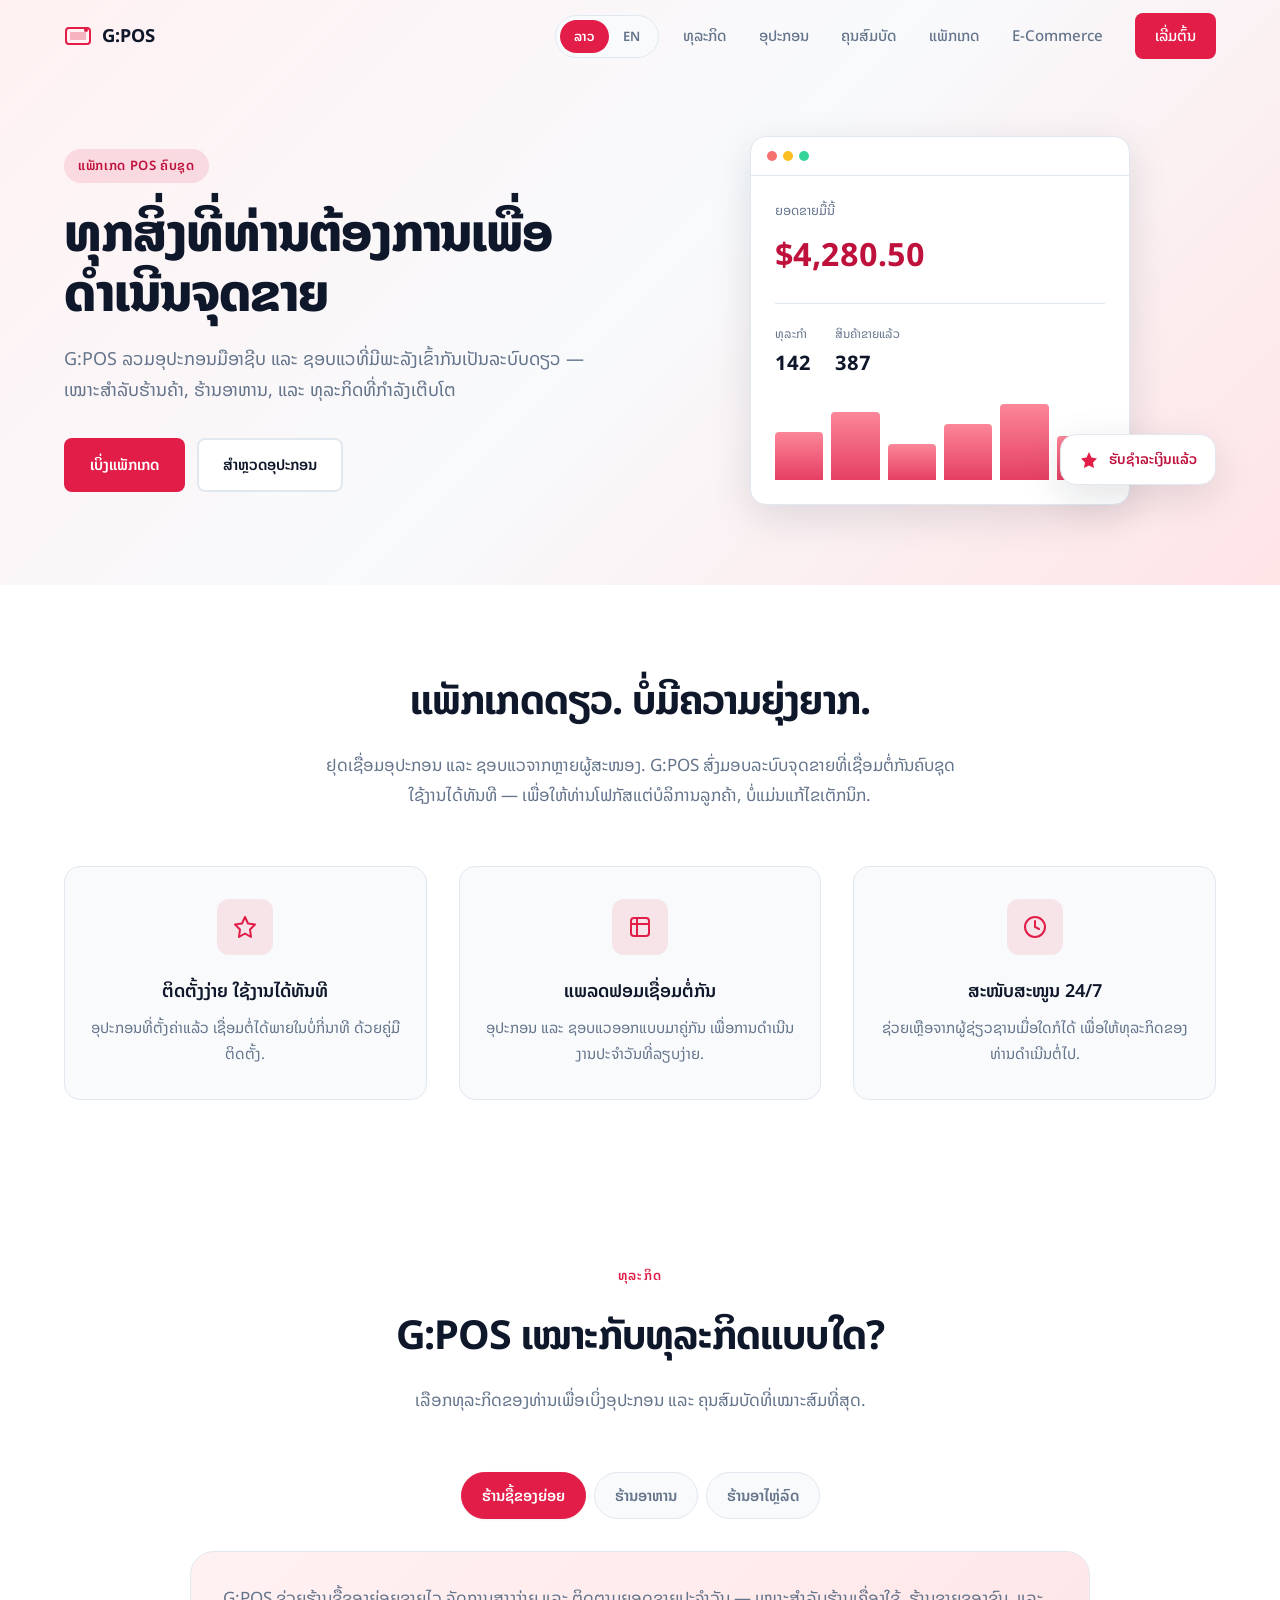
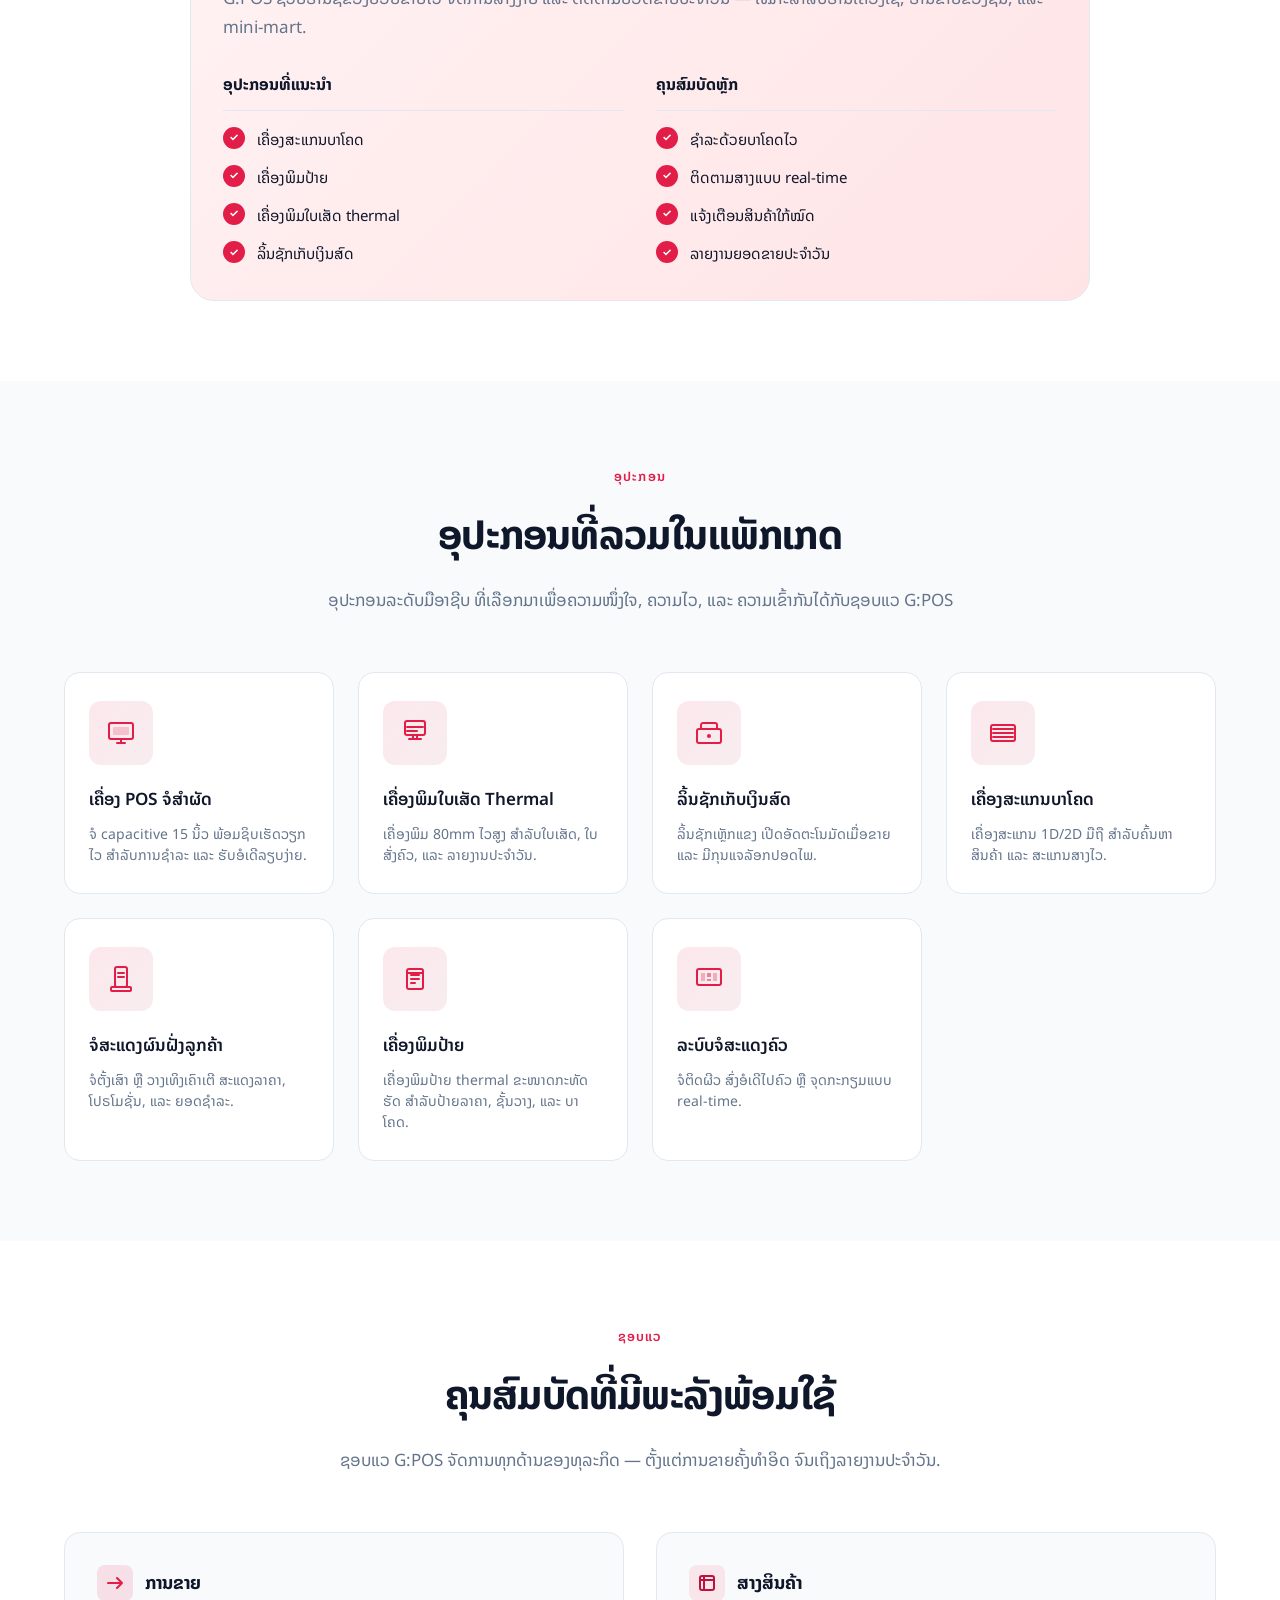
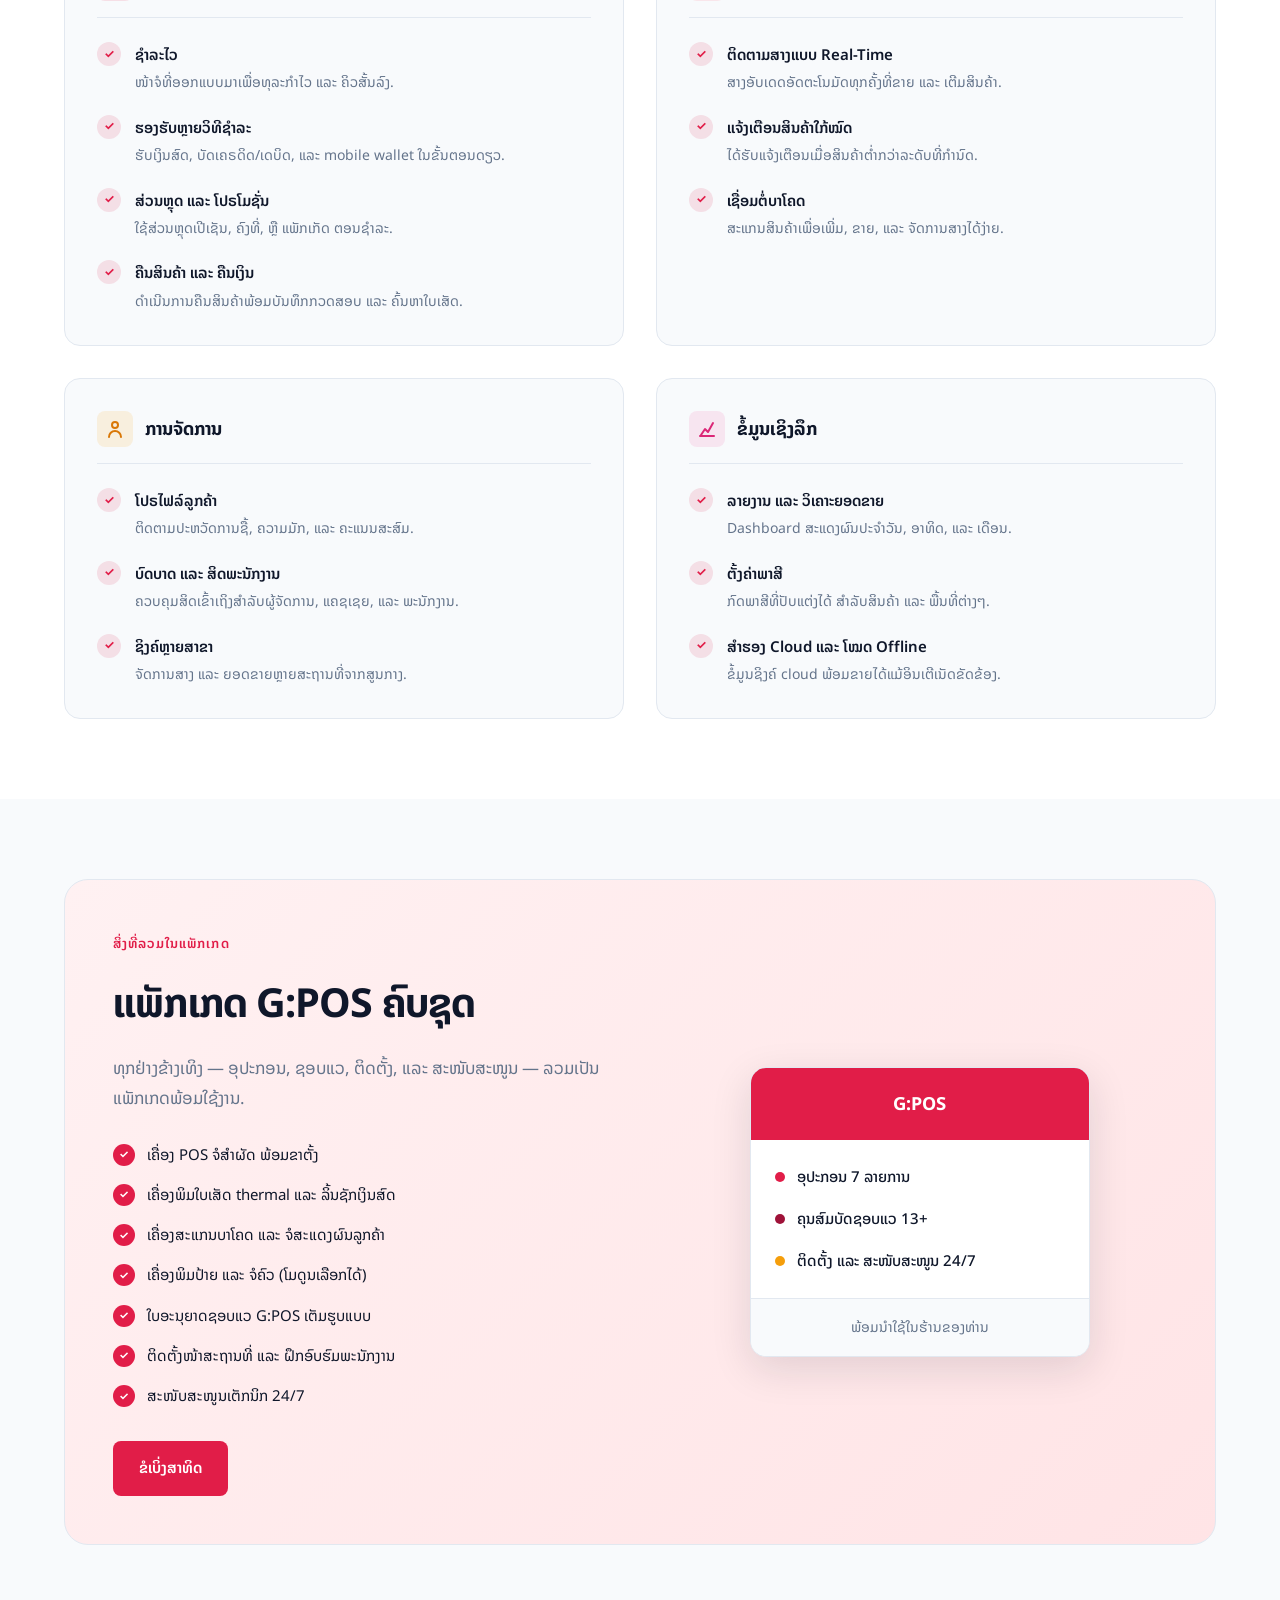
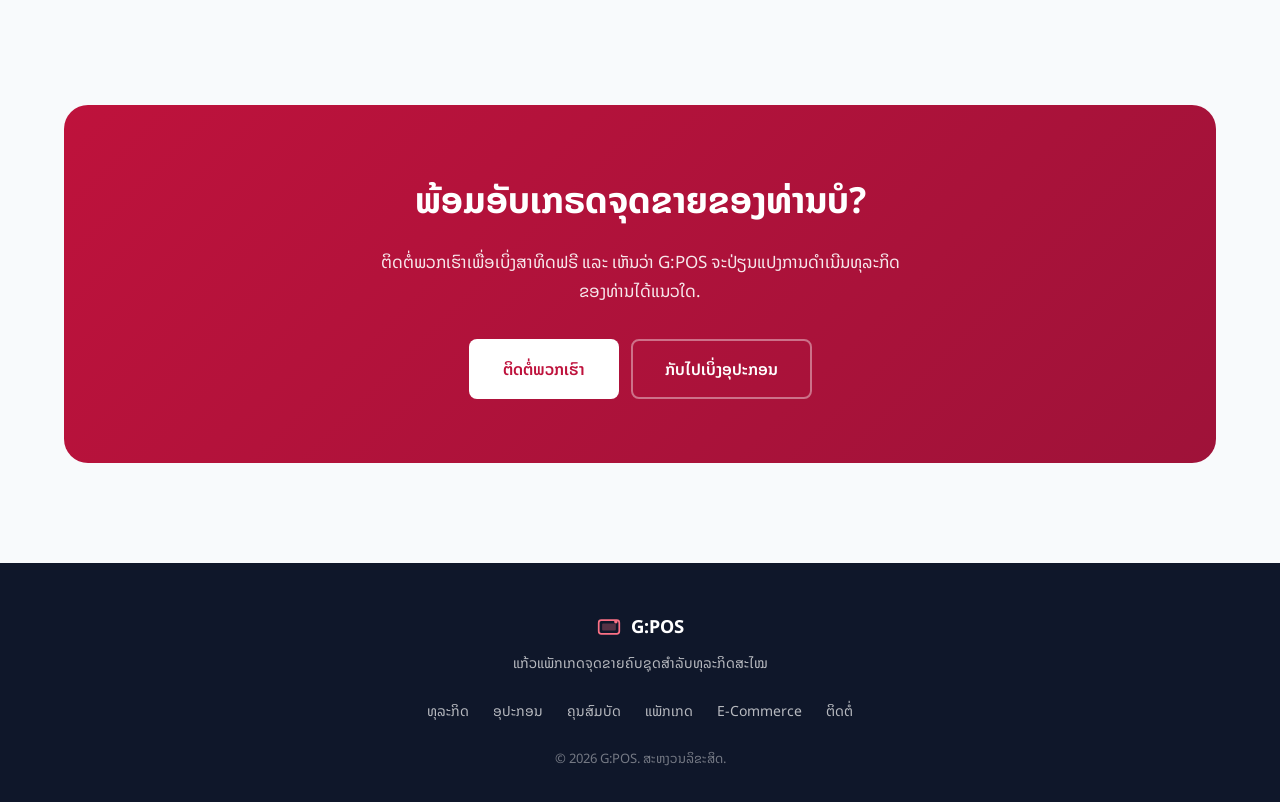
<file: index.html>
<!DOCTYPE html>
<html lang="lo">

<head>
  <meta charset="UTF-8">
  <meta name="viewport" content="width=device-width, initial-scale=1.0">
  <meta name="description" data-i18n="meta.description" data-i18n-attr="content"
    content="G:POS — ແພັກເກດຈຸດຂາຍຄົບຊຸດ ພ້ອມອຸປະກອນ ແລະ ຊອບແວສຳລັບທຸລະກິດສະໄໝ">
  <title data-i18n="meta.title">G:POS — ລະບົບ POS ຄົບຊຸດ</title>
  <link rel="preconnect" href="https://fonts.googleapis.com">
  <link rel="preconnect" href="https://fonts.gstatic.com" crossorigin>
  <link
    href="https://fonts.googleapis.com/css2?family=Inter:wght@400;500;600;700;800&family=Noto+Sans+Lao:wght@400;500;600;700&display=swap"
    rel="stylesheet">
  <link rel="stylesheet" href="css/styles.css">
</head>

<body>
  <header class="header" id="header">
    <div class="container header__inner">
      <a href="#" class="logo">
        <span class="logo__icon" aria-hidden="true">
          <svg width="28" height="28" viewBox="0 0 28 28" fill="none" xmlns="http://www.w3.org/2000/svg">
            <rect x="2" y="6" width="24" height="16" rx="3" stroke="currentColor" stroke-width="2" />
            <rect x="6" y="10" width="16" height="8" rx="1" fill="currentColor" opacity="0.3" />
            <circle cx="22" cy="8" r="2" fill="currentColor" />
          </svg>
        </span>
        G:POS
      </a>

      <button class="nav-toggle" id="navToggle" data-i18n="navToggle" data-i18n-attr="aria-label"
        aria-label="ເປີດ/ປິດເມນູ" aria-expanded="false">
        <span></span>
        <span></span>
        <span></span>
      </button>

      <div class="header__actions">
        <div class="lang-switcher" role="group" data-i18n="langSwitcher" data-i18n-attr="aria-label"
          aria-label="ເລືອກພາສາ">
          <button type="button" class="lang-switcher__btn is-active" data-lang="lo" aria-pressed="true">ລາວ</button>
          <button type="button" class="lang-switcher__btn" data-lang="en" aria-pressed="false">EN</button>
        </div>

        <nav class="nav" id="nav">
          <a href="#verticals" class="nav__link" data-i18n="nav.verticals">ທຸລະກິດ</a>
          <a href="#hardware" class="nav__link" data-i18n="nav.hardware">ອຸປະກອນ</a>
          <a href="#features" class="nav__link" data-i18n="nav.features">ຄຸນສົມບັດ</a>
          <a href="#package" class="nav__link" data-i18n="nav.package">ແພັກເກດ</a>
          <a href="ecommerce.html" class="nav__link" data-i18n="nav.ecommerce">E-Commerce</a>
          <a href="#contact" class="nav__link nav__link--cta" data-i18n="nav.getStarted">ເລີ່ມຕົ້ນ</a>
        </nav>
      </div>
    </div>
  </header>

  <main>
    <section class="hero">
      <div class="container hero__inner">
        <div class="hero__content animate-on-scroll">
          <span class="hero__badge" data-i18n="hero.badge">ແພັກເກດ POS ຄົບຊຸດ</span>
          <h1 class="hero__title" data-i18n="hero.title">ທຸກສິ່ງທີ່ທ່ານຕ້ອງການເພື່ອດຳເນີນຈຸດຂາຍ</h1>
          <p class="hero__text" data-i18n="hero.text">
            G:POS ລວມອຸປະກອນມືອາຊີບ ແລະ ຊອບແວທີ່ມີພະລັງເຂົ້າກັນເປັນລະບົບດຽວ — ເໝາະສຳລັບຮ້ານຄ້າ, ຮ້ານອາຫານ, ແລະ
            ທຸລະກິດທີ່ກຳລັງເຕີບໂຕ
          </p>
          <div class="hero__actions">
            <a href="#package" class="btn btn--primary" data-i18n="hero.viewPackage">ເບິ່ງແພັກເກດ</a>
            <a href="#hardware" class="btn btn--secondary" data-i18n="hero.exploreHardware">ສຳຫຼວດອຸປະກອນ</a>
          </div>
        </div>
        <div class="hero__visual animate-on-scroll" aria-hidden="true">
          <div class="hero__card hero__card--main">
            <div class="hero__card-header">
              <span class="hero__dot"></span>
              <span class="hero__dot"></span>
              <span class="hero__dot"></span>
            </div>
            <div class="hero__card-body">
              <div class="hero__stat">
                <span class="hero__stat-label" data-i18n="hero.todaysSales">ຍອດຂາຍມື້ນີ້</span>
                <span class="hero__stat-value">$4,280.50</span>
              </div>
              <div class="hero__stat-row">
                <div class="hero__mini-stat">
                  <span data-i18n="hero.transactions">ທຸລະກຳ</span>
                  <strong>142</strong>
                </div>
                <div class="hero__mini-stat">
                  <span data-i18n="hero.itemsSold">ສິນຄ້າຂາຍແລ້ວ</span>
                  <strong>387</strong>
                </div>
              </div>
              <div class="hero__chart">
                <div class="hero__bar" style="--h: 60%"></div>
                <div class="hero__bar" style="--h: 85%"></div>
                <div class="hero__bar" style="--h: 45%"></div>
                <div class="hero__bar" style="--h: 70%"></div>
                <div class="hero__bar" style="--h: 95%"></div>
                <div class="hero__bar" style="--h: 55%"></div>
              </div>
            </div>
          </div>
          <div class="hero__card hero__card--float">
            <svg width="20" height="20" viewBox="0 0 20 20" fill="none" xmlns="http://www.w3.org/2000/svg">
              <path d="M10 2L12.5 7.5L18 8.5L14 12.5L15 18L10 15.5L5 18L6 12.5L2 8.5L7.5 7.5L10 2Z"
                fill="currentColor" />
            </svg>
            <span data-i18n="hero.paymentAccepted">ຮັບຊຳລະເງິນແລ້ວ</span>
          </div>
        </div>
      </div>
    </section>

    <section class="overview section">
      <div class="container">
        <div class="section-header animate-on-scroll">
          <h2 class="section-title" data-i18n="overview.title">ແພັກເກດດຽວ. ບໍ່ມີຄວາມຍຸ່ງຍາກ.</h2>
          <p class="section-subtitle" data-i18n="overview.subtitle">
            ຢຸດເຊື່ອມອຸປະກອນ ແລະ ຊອບແວຈາກຫຼາຍຜູ້ສະໜອງ. G:POS ສົ່ງມອບລະບົບຈຸດຂາຍທີ່ເຊື່ອມຕໍ່ກັນຄົບຊຸດ ໃຊ້ງານໄດ້ທັນທີ —
            ເພື່ອໃຫ້ທ່ານໂຟກັສແຕ່ບໍລິການລູກຄ້າ, ບໍ່ແມ່ນແກ້ໄຂເຕັກນິກ.
          </p>
        </div>
        <div class="overview__grid">
          <div class="overview__item animate-on-scroll">
            <div class="overview__icon">
              <svg width="24" height="24" viewBox="0 0 24 24" fill="none" xmlns="http://www.w3.org/2000/svg">
                <path d="M12 2L15 8.5L22 9.5L17 14.5L18 22L12 18.5L6 22L7 14.5L2 9.5L9 8.5L12 2Z" stroke="currentColor"
                  stroke-width="2" stroke-linejoin="round" />
              </svg>
            </div>
            <h3 data-i18n="overview.plugPlay.title">ຕິດຕັ້ງງ່າຍ ໃຊ້ງານໄດ້ທັນທີ</h3>
            <p data-i18n="overview.plugPlay.desc">ອຸປະກອນທີ່ຕັ້ງຄ່າແລ້ວ ເຊື່ອມຕໍ່ໄດ້ພາຍໃນບໍ່ກີ່ນາທີ ດ້ວຍຄູ່ມືຕິດຕັ້ງ.
            </p>
          </div>
          <div class="overview__item animate-on-scroll">
            <div class="overview__icon">
              <svg width="24" height="24" viewBox="0 0 24 24" fill="none" xmlns="http://www.w3.org/2000/svg">
                <rect x="3" y="3" width="18" height="18" rx="3" stroke="currentColor" stroke-width="2" />
                <path d="M3 9H21M9 3V21" stroke="currentColor" stroke-width="2" />
              </svg>
            </div>
            <h3 data-i18n="overview.unified.title">ແພລດຟອມເຊື່ອມຕໍ່ກັນ</h3>
            <p data-i18n="overview.unified.desc">ອຸປະກອນ ແລະ ຊອບແວອອກແບບມາຄູ່ກັນ ເພື່ອການດຳເນີນງານປະຈຳວັນທີ່ລຽບງ່າຍ.</p>
          </div>
          <div class="overview__item animate-on-scroll">
            <div class="overview__icon">
              <svg width="24" height="24" viewBox="0 0 24 24" fill="none" xmlns="http://www.w3.org/2000/svg">
                <path
                  d="M12 22C17.5228 22 22 17.5228 22 12C22 6.47715 17.5228 2 12 2C6.47715 2 2 6.47715 2 12C2 17.5228 6.47715 22 12 22Z"
                  stroke="currentColor" stroke-width="2" />
                <path d="M12 6V12L16 14" stroke="currentColor" stroke-width="2" stroke-linecap="round" />
              </svg>
            </div>
            <h3 data-i18n="overview.support.title">ສະໜັບສະໜູນ 24/7</h3>
            <p data-i18n="overview.support.desc">ຊ່ວຍເຫຼືອຈາກຜູ້ຊ່ຽວຊານເມື່ອໃດກໍໄດ້ ເພື່ອໃຫ້ທຸລະກິດຂອງທ່ານດຳເນີນຕໍ່ໄປ.
            </p>
          </div>
        </div>
      </div>
    </section>

    <section class="verticals section" id="verticals">
      <div class="container">
        <div class="section-header animate-on-scroll">
          <span class="section-label" data-i18n="verticals.label">ທຸລະກິດ</span>
          <h2 class="section-title" data-i18n="verticals.title">G:POS ເໝາະກັບທຸລະກິດແບບໃດ?</h2>
          <p class="section-subtitle" data-i18n="verticals.subtitle">
            ເລືອກທຸລະກິດຂອງທ່ານເພື່ອເບິ່ງອຸປະກອນ ແລະ ຄຸນສົມບັດທີ່ເໝາະສົມທີ່ສຸດ.
          </p>
        </div>

        <div class="verticals__wrapper animate-on-scroll">
          <div class="verticals__tabs" role="tablist" aria-label="Business industries">
            <button type="button" class="verticals__tab is-active" role="tab" id="tab-minimart" data-vertical="minimart"
              aria-selected="true" aria-controls="panel-minimart"
              data-i18n="verticals.minimart.tab">ຮ້ານຊື້ຂອງຍ່ອຍ</button>
            <button type="button" class="verticals__tab" role="tab" id="tab-restaurant" data-vertical="restaurant"
              aria-selected="false" aria-controls="panel-restaurant"
              data-i18n="verticals.restaurant.tab">ຮ້ານອາຫານ</button>
            <button type="button" class="verticals__tab" role="tab" id="tab-carparts" data-vertical="carparts"
              aria-selected="false" aria-controls="panel-carparts"
              data-i18n="verticals.carparts.tab">ຮ້ານອາໄຫຼ່ລົດ</button>
          </div>

          <div class="verticals__panels">
            <div class="verticals__panel is-active" id="panel-minimart" role="tabpanel" aria-labelledby="tab-minimart"
              data-panel="minimart">
              <p class="verticals__intro" data-i18n="verticals.minimart.desc">G:POS ຊ່ວຍຮ້ານຊື້ຂອງຍ່ອຍຂາຍໄວ
                ຈັດການສາງງ່າຍ ແລະ ຕິດຕາມຍອດຂາຍປະຈຳວັນ — ເໝາະສຳລັບຮ້ານເຄື່ອງໃຊ້, ຮ້ານຂາຍຂອງຊົນ, ແລະ mini-mart.</p>
              <div class="verticals__details">
                <div class="verticals__block">
                  <h3 class="verticals__block-title" data-i18n="verticals.devicesTitle">ອຸປະກອນທີ່ແນະນຳ</h3>
                  <ul class="verticals__list">
                    <li><span class="verticals__check" aria-hidden="true">✓</span><span
                        data-i18n="verticals.minimart.device1">ເຄື່ອງສະແກນບາໂຄດ</span></li>
                    <li><span class="verticals__check" aria-hidden="true">✓</span><span
                        data-i18n="verticals.minimart.device2">ເຄື່ອງພິມປ້າຍ</span></li>
                    <li><span class="verticals__check" aria-hidden="true">✓</span><span
                        data-i18n="verticals.minimart.device3">ເຄື່ອງພິມໃບເສັດ thermal</span></li>
                    <li><span class="verticals__check" aria-hidden="true">✓</span><span
                        data-i18n="verticals.minimart.device4">ລິ້ນຊັກເກັບເງິນສົດ</span></li>
                  </ul>
                </div>
                <div class="verticals__block">
                  <h3 class="verticals__block-title" data-i18n="verticals.featuresTitle">ຄຸນສົມບັດຫຼັກ</h3>
                  <ul class="verticals__list">
                    <li><span class="verticals__check" aria-hidden="true">✓</span><span
                        data-i18n="verticals.minimart.feature1">ຊຳລະດ້ວຍບາໂຄດໄວ</span></li>
                    <li><span class="verticals__check" aria-hidden="true">✓</span><span
                        data-i18n="verticals.minimart.feature2">ຕິດຕາມສາງແບບ real-time</span></li>
                    <li><span class="verticals__check" aria-hidden="true">✓</span><span
                        data-i18n="verticals.minimart.feature3">ແຈ້ງເຕືອນສິນຄ້າໃກ້ໝົດ</span></li>
                    <li><span class="verticals__check" aria-hidden="true">✓</span><span
                        data-i18n="verticals.minimart.feature4">ລາຍງານຍອດຂາຍປະຈຳວັນ</span></li>
                  </ul>
                </div>
              </div>
            </div>

            <div class="verticals__panel" id="panel-restaurant" role="tabpanel" aria-labelledby="tab-restaurant"
              data-panel="restaurant" hidden>
              <p class="verticals__intro" data-i18n="verticals.restaurant.desc">G:POS ຈັດການອໍເດີ, ສົ່ງໄປຄົວ, ແລະ
                ຊຳລະແບບແຍກບິນ — ເຮັດໃຫ້ຮ້ານອາຫານ ແລະ ຮ້ານກິນດື່ມດຳເນີນງານລຽບງ່າຍ.</p>
              <div class="verticals__details">
                <div class="verticals__block">
                  <h3 class="verticals__block-title" data-i18n="verticals.devicesTitle">ອຸປະກອນທີ່ແນະນຳ</h3>
                  <ul class="verticals__list">
                    <li><span class="verticals__check" aria-hidden="true">✓</span><span
                        data-i18n="verticals.restaurant.device1">ເຄື່ອງ POS ຈໍສຳຜັດ</span></li>
                    <li><span class="verticals__check" aria-hidden="true">✓</span><span
                        data-i18n="verticals.restaurant.device2">ຈໍສະແດງຄົວ</span></li>
                    <li><span class="verticals__check" aria-hidden="true">✓</span><span
                        data-i18n="verticals.restaurant.device3">ເຄື່ອງພິມໃບເສັດ thermal</span></li>
                    <li><span class="verticals__check" aria-hidden="true">✓</span><span
                        data-i18n="verticals.restaurant.device4">ຈໍສະແດງຜົນຝັ່ງລູກຄ້າ</span></li>
                  </ul>
                </div>
                <div class="verticals__block">
                  <h3 class="verticals__block-title" data-i18n="verticals.featuresTitle">ຄຸນສົມບັດຫຼັກ</h3>
                  <ul class="verticals__list">
                    <li><span class="verticals__check" aria-hidden="true">✓</span><span
                        data-i18n="verticals.restaurant.feature1">ຈັດການໂຕະ ແລະ ອໍເດີ</span></li>
                    <li><span class="verticals__check" aria-hidden="true">✓</span><span
                        data-i18n="verticals.restaurant.feature2">ສົ່ງອໍເດີໄປຄົວອັດຕະໂນມັດ</span></li>
                    <li><span class="verticals__check" aria-hidden="true">✓</span><span
                        data-i18n="verticals.restaurant.feature3">ຈັດການເມນູ ແລະ ລາຄາ</span></li>
                    <li><span class="verticals__check" aria-hidden="true">✓</span><span
                        data-i18n="verticals.restaurant.feature4">ແຍກບິນ ແລະ ຊຳລະຫຼາຍວິທີ</span></li>
                  </ul>
                </div>
              </div>
            </div>

            <div class="verticals__panel" id="panel-carparts" role="tabpanel" aria-labelledby="tab-carparts"
              data-panel="carparts" hidden>
              <p class="verticals__intro" data-i18n="verticals.carparts.desc">G:POS ຊ່ວຍຮ້ານອາໄຫຼ່ລົດຄົ້ນຫາຊິ້ນສ່ວນໄວ,
                ຈັດການ SKU ແລະ ຕິດຕາມການເຕີມສິນຄ້າຈາກຜູ້ສະໜອງ.</p>
              <div class="verticals__details">
                <div class="verticals__block">
                  <h3 class="verticals__block-title" data-i18n="verticals.devicesTitle">ອຸປະກອນທີ່ແນະນຳ</h3>
                  <ul class="verticals__list">
                    <li><span class="verticals__check" aria-hidden="true">✓</span><span
                        data-i18n="verticals.carparts.device1">ເຄື່ອງສະແກນບາໂຄດ</span></li>
                    <li><span class="verticals__check" aria-hidden="true">✓</span><span
                        data-i18n="verticals.carparts.device2">ເຄື່ອງພິມປ້າຍ</span></li>
                    <li><span class="verticals__check" aria-hidden="true">✓</span><span
                        data-i18n="verticals.carparts.device3">ເຄື່ອງ POS ຈໍສຳຜັດ</span></li>
                    <li><span class="verticals__check" aria-hidden="true">✓</span><span
                        data-i18n="verticals.carparts.device4">ເຄື່ອງພິມໃບເສັດ thermal</span></li>
                  </ul>
                </div>
                <div class="verticals__block">
                  <h3 class="verticals__block-title" data-i18n="verticals.featuresTitle">ຄຸນສົມບັດຫຼັກ</h3>
                  <ul class="verticals__list">
                    <li><span class="verticals__check" aria-hidden="true">✓</span><span
                        data-i18n="verticals.carparts.feature1">ຄົ້ນຫາເລກຊິ້ນສ່ວນໄວ</span></li>
                    <li><span class="verticals__check" aria-hidden="true">✓</span><span
                        data-i18n="verticals.carparts.feature2">ຈັດການສາງຕາມ SKU</span></li>
                    <li><span class="verticals__check" aria-hidden="true">✓</span><span
                        data-i18n="verticals.carparts.feature3">ກອງຕາມໝວດໝູ່ສິນຄ້າ</span></li>
                    <li><span class="verticals__check" aria-hidden="true">✓</span><span
                        data-i18n="verticals.carparts.feature4">ຕິດຕາມການເຕີມສິນຄ້າຈາກຜູ້ສະໜອງ</span></li>
                  </ul>
                </div>
              </div>
            </div>
          </div>
        </div>
      </div>
    </section>

    <section class="hardware section" id="hardware">
      <div class="container">
        <div class="section-header animate-on-scroll">
          <span class="section-label" data-i18n="hardware.label">ອຸປະກອນ</span>
          <h2 class="section-title" data-i18n="hardware.title">ອຸປະກອນທີ່ລວມໃນແພັກເກດ</h2>
          <p class="section-subtitle" data-i18n="hardware.subtitle">
            ອຸປະກອນລະດັບມືອາຊີບ ທີ່ເລືອກມາເພື່ອຄວາມໜຶ່ງໃຈ, ຄວາມໄວ, ແລະ ຄວາມເຂົ້າກັນໄດ້ກັບຊອບແວ G:POS
          </p>
        </div>
        <div class="card-grid">
          <article class="device-card animate-on-scroll">
            <div class="device-card__icon">
              <svg width="32" height="32" viewBox="0 0 32 32" fill="none" xmlns="http://www.w3.org/2000/svg">
                <rect x="4" y="6" width="24" height="16" rx="2" stroke="currentColor" stroke-width="2" />
                <rect x="8" y="10" width="16" height="8" rx="1" fill="currentColor" opacity="0.2" />
                <path d="M12 26H20" stroke="currentColor" stroke-width="2" stroke-linecap="round" />
                <path d="M16 22V26" stroke="currentColor" stroke-width="2" />
              </svg>
            </div>
            <h3 class="device-card__title" data-i18n="device.terminal.title">ເຄື່ອງ POS ຈໍສຳຜັດ</h3>
            <p class="device-card__desc" data-i18n="device.terminal.desc">ຈໍ capacitive 15 ນິ້ວ ພ້ອມຊິບເຮັດວຽກໄວ
              ສຳລັບການຊຳລະ ແລະ ຮັບອໍເດີລຽບງ່າຍ.</p>
          </article>

          <article class="device-card animate-on-scroll">
            <div class="device-card__icon">
              <svg width="32" height="32" viewBox="0 0 32 32" fill="none" xmlns="http://www.w3.org/2000/svg">
                <rect x="6" y="4" width="20" height="14" rx="2" stroke="currentColor" stroke-width="2" />
                <path d="M10 22H22" stroke="currentColor" stroke-width="2" stroke-linecap="round" />
                <path d="M14 18V22M18 18V22" stroke="currentColor" stroke-width="2" />
                <path d="M8 10H24M8 14H18" stroke="currentColor" stroke-width="2" stroke-linecap="round" />
              </svg>
            </div>
            <h3 class="device-card__title" data-i18n="device.printer.title">ເຄື່ອງພິມໃບເສັດ Thermal</h3>
            <p class="device-card__desc" data-i18n="device.printer.desc">ເຄື່ອງພິມ 80mm ໄວສູງ ສຳລັບໃບເສັດ, ໃບສັ່ງຄົວ,
              ແລະ ລາຍງານປະຈຳວັນ.</p>
          </article>

          <article class="device-card animate-on-scroll">
            <div class="device-card__icon">
              <svg width="32" height="32" viewBox="0 0 32 32" fill="none" xmlns="http://www.w3.org/2000/svg">
                <rect x="4" y="12" width="24" height="14" rx="2" stroke="currentColor" stroke-width="2" />
                <path d="M8 12V8C8 6.89543 8.89543 6 10 6H22C23.1046 6 24 6.89543 24 8V12" stroke="currentColor"
                  stroke-width="2" />
                <circle cx="16" cy="19" r="2" fill="currentColor" />
              </svg>
            </div>
            <h3 class="device-card__title" data-i18n="device.drawer.title">ລິ້ນຊັກເກັບເງິນສົດ</h3>
            <p class="device-card__desc" data-i18n="device.drawer.desc">ລິ້ນຊັກເຫຼັກແຂງ ເປີດອັດຕະໂນມັດເມື່ອຂາຍ ແລະ
              ມີກຸນແຈລັອກປອດໄພ.</p>
          </article>

          <article class="device-card animate-on-scroll">
            <div class="device-card__icon">
              <svg width="32" height="32" viewBox="0 0 32 32" fill="none" xmlns="http://www.w3.org/2000/svg">
                <path d="M6 16H26" stroke="currentColor" stroke-width="2" stroke-linecap="round" />
                <path d="M6 12H26M6 20H26" stroke="currentColor" stroke-width="2" stroke-linecap="round" />
                <rect x="4" y="8" width="24" height="16" rx="2" stroke="currentColor" stroke-width="2" />
              </svg>
            </div>
            <h3 class="device-card__title" data-i18n="device.scanner.title">ເຄື່ອງສະແກນບາໂຄດ</h3>
            <p class="device-card__desc" data-i18n="device.scanner.desc">ເຄື່ອງສະແກນ 1D/2D ມືຖື ສຳລັບຄົ້ນຫາສິນຄ້າ ແລະ
              ສະແກນສາງໄວ.</p>
          </article>

          <article class="device-card animate-on-scroll">
            <div class="device-card__icon">
              <svg width="32" height="32" viewBox="0 0 32 32" fill="none" xmlns="http://www.w3.org/2000/svg">
                <rect x="10" y="4" width="12" height="20" rx="2" stroke="currentColor" stroke-width="2" />
                <rect x="6" y="24" width="20" height="4" rx="1" stroke="currentColor" stroke-width="2" />
                <path d="M13 10H19M13 14H19" stroke="currentColor" stroke-width="2" stroke-linecap="round" />
              </svg>
            </div>
            <h3 class="device-card__title" data-i18n="device.display.title">ຈໍສະແດງຜົນຝັ່ງລູກຄ້າ</h3>
            <p class="device-card__desc" data-i18n="device.display.desc">ຈໍຕັ້ງເສົາ ຫຼື ວາງເທິງເຄົາເຕີ ສະແດງລາຄາ,
              ໂປຣໂມຊັ່ນ, ແລະ ຍອດຊຳລະ.</p>
          </article>

          <article class="device-card animate-on-scroll">
            <div class="device-card__icon">
              <svg width="32" height="32" viewBox="0 0 32 32" fill="none" xmlns="http://www.w3.org/2000/svg">
                <rect x="8" y="6" width="16" height="20" rx="2" stroke="currentColor" stroke-width="2" />
                <path d="M12 12H20M12 16H20M12 20H16" stroke="currentColor" stroke-width="2" stroke-linecap="round" />
                <path d="M8 10H24" stroke="currentColor" stroke-width="2" />
              </svg>
            </div>
            <h3 class="device-card__title" data-i18n="device.label.title">ເຄື່ອງພິມປ້າຍ</h3>
            <p class="device-card__desc" data-i18n="device.label.desc">ເຄື່ອງພິມປ້າຍ thermal ຂະໜາດກະທັດຮັດ
              ສຳລັບປ້າຍລາຄາ, ຊັ້ນວາງ, ແລະ ບາໂຄດ.</p>
          </article>

          <article class="device-card animate-on-scroll">
            <div class="device-card__icon">
              <svg width="32" height="32" viewBox="0 0 32 32" fill="none" xmlns="http://www.w3.org/2000/svg">
                <rect x="4" y="6" width="24" height="16" rx="2" stroke="currentColor" stroke-width="2" />
                <path d="M8 10H12V18H8V10Z" fill="currentColor" opacity="0.3" />
                <path d="M14 10H18V14H14V10Z" fill="currentColor" opacity="0.5" />
                <path d="M20 10H24V18H20V10Z" fill="currentColor" opacity="0.3" />
                <path d="M14 16H18V18H14V16Z" fill="currentColor" opacity="0.5" />
              </svg>
            </div>
            <h3 class="device-card__title" data-i18n="device.kitchen.title">ລະບົບຈໍສະແດງຄົວ</h3>
            <p class="device-card__desc" data-i18n="device.kitchen.desc">ຈໍຕິດຜີວ ສົ່ງອໍເດີໄປຄົວ ຫຼື ຈຸດກະກຽມແບບ
              real-time.</p>
          </article>
        </div>
      </div>
    </section>

    <section class="features section" id="features">
      <div class="container">
        <div class="section-header animate-on-scroll">
          <span class="section-label" data-i18n="features.label">ຊອບແວ</span>
          <h2 class="section-title" data-i18n="features.title">ຄຸນສົມບັດທີ່ມີພະລັງພ້ອມໃຊ້</h2>
          <p class="section-subtitle" data-i18n="features.subtitle">
            ຊອບແວ G:POS ຈັດການທຸກດ້ານຂອງທຸລະກິດ — ຕັ້ງແຕ່ການຂາຍຄັ້ງທຳອິດ ຈົນເຖິງລາຍງານປະຈຳວັນ.
          </p>
        </div>

        <div class="features__groups">
          <div class="feature-group animate-on-scroll">
            <h3 class="feature-group__title">
              <span class="feature-group__icon feature-group__icon--sales">
                <svg width="20" height="20" viewBox="0 0 20 20" fill="none" xmlns="http://www.w3.org/2000/svg">
                  <path d="M3 10H17M17 10L12 5M17 10L12 15" stroke="currentColor" stroke-width="2"
                    stroke-linecap="round" stroke-linejoin="round" />
                </svg>
              </span>
              <span data-i18n="features.sales.group">ການຂາຍ</span>
            </h3>
            <ul class="feature-list">
              <li class="feature-item">
                <span class="feature-item__check" aria-hidden="true">✓</span>
                <div>
                  <strong data-i18n="features.sales.checkout.title">ຊຳລະໄວ</strong>
                  <p data-i18n="features.sales.checkout.desc">ໜ້າຈໍທີ່ອອກແບບມາເພື່ອທຸລະກຳໄວ ແລະ ຄິວສັ້ນລົງ.</p>
                </div>
              </li>
              <li class="feature-item">
                <span class="feature-item__check" aria-hidden="true">✓</span>
                <div>
                  <strong data-i18n="features.sales.payment.title">ຮອງຮັບຫຼາຍວິທີຊຳລະ</strong>
                  <p data-i18n="features.sales.payment.desc">ຮັບເງິນສົດ, ບັດເຄຣດິດ/ເດບິດ, ແລະ mobile wallet
                    ໃນຂັ້ນຕອນດຽວ.</p>
                </div>
              </li>
              <li class="feature-item">
                <span class="feature-item__check" aria-hidden="true">✓</span>
                <div>
                  <strong data-i18n="features.sales.discounts.title">ສ່ວນຫຼຸດ ແລະ ໂປຣໂມຊັ່ນ</strong>
                  <p data-i18n="features.sales.discounts.desc">ໃຊ້ສ່ວນຫຼຸດເປີເຊັນ, ຄົງທີ່, ຫຼື ແພັກເກັດ ຕອນຊຳລະ.</p>
                </div>
              </li>
              <li class="feature-item">
                <span class="feature-item__check" aria-hidden="true">✓</span>
                <div>
                  <strong data-i18n="features.sales.returns.title">ຄືນສິນຄ້າ ແລະ ຄືນເງິນ</strong>
                  <p data-i18n="features.sales.returns.desc">ດຳເນີນການຄືນສິນຄ້າພ້ອມບັນທຶກກວດສອບ ແລະ ຄົ້ນຫາໃບເສັດ.</p>
                </div>
              </li>
            </ul>
          </div>

          <div class="feature-group animate-on-scroll">
            <h3 class="feature-group__title">
              <span class="feature-group__icon feature-group__icon--inventory">
                <svg width="20" height="20" viewBox="0 0 20 20" fill="none" xmlns="http://www.w3.org/2000/svg">
                  <rect x="3" y="3" width="14" height="14" rx="2" stroke="currentColor" stroke-width="2" />
                  <path d="M3 7H17M7 3V17" stroke="currentColor" stroke-width="2" />
                </svg>
              </span>
              <span data-i18n="features.inventory.group">ສາງສິນຄ້າ</span>
            </h3>
            <ul class="feature-list">
              <li class="feature-item">
                <span class="feature-item__check" aria-hidden="true">✓</span>
                <div>
                  <strong data-i18n="features.inventory.stock.title">ຕິດຕາມສາງແບບ Real-Time</strong>
                  <p data-i18n="features.inventory.stock.desc">ສາງອັບເດດອັດຕະໂນມັດທຸກຄັ້ງທີ່ຂາຍ ແລະ ເຕີມສິນຄ້າ.</p>
                </div>
              </li>
              <li class="feature-item">
                <span class="feature-item__check" aria-hidden="true">✓</span>
                <div>
                  <strong data-i18n="features.inventory.alerts.title">ແຈ້ງເຕືອນສິນຄ້າໃກ້ໝົດ</strong>
                  <p data-i18n="features.inventory.alerts.desc">ໄດ້ຮັບແຈ້ງເຕືອນເມື່ອສິນຄ້າຕ່ຳກວ່າລະດັບທີ່ກຳນົດ.</p>
                </div>
              </li>
              <li class="feature-item">
                <span class="feature-item__check" aria-hidden="true">✓</span>
                <div>
                  <strong data-i18n="features.inventory.barcode.title">ເຊື່ອມຕໍ່ບາໂຄດ</strong>
                  <p data-i18n="features.inventory.barcode.desc">ສະແກນສິນຄ້າເພື່ອເພີ່ມ, ຂາຍ, ແລະ ຈັດການສາງໄດ້ງ່າຍ.</p>
                </div>
              </li>
            </ul>
          </div>

          <div class="feature-group animate-on-scroll">
            <h3 class="feature-group__title">
              <span class="feature-group__icon feature-group__icon--management">
                <svg width="20" height="20" viewBox="0 0 20 20" fill="none" xmlns="http://www.w3.org/2000/svg">
                  <circle cx="10" cy="6" r="3" stroke="currentColor" stroke-width="2" />
                  <path d="M4 18C4 14.6863 6.68629 12 10 12C13.3137 12 16 14.6863 16 18" stroke="currentColor"
                    stroke-width="2" stroke-linecap="round" />
                </svg>
              </span>
              <span data-i18n="features.management.group">ການຈັດການ</span>
            </h3>
            <ul class="feature-list">
              <li class="feature-item">
                <span class="feature-item__check" aria-hidden="true">✓</span>
                <div>
                  <strong data-i18n="features.management.customers.title">ໂປຣໄຟລ໌ລູກຄ້າ</strong>
                  <p data-i18n="features.management.customers.desc">ຕິດຕາມປະຫວັດການຊື້, ຄວາມມັກ, ແລະ ຄະແນນສະສົມ.</p>
                </div>
              </li>
              <li class="feature-item">
                <span class="feature-item__check" aria-hidden="true">✓</span>
                <div>
                  <strong data-i18n="features.management.roles.title">ບົດບາດ ແລະ ສິດພະນັກງານ</strong>
                  <p data-i18n="features.management.roles.desc">ຄວບຄຸມສິດເຂົ້າເຖິງສຳລັບຜູ້ຈັດການ, ແຄຊເຊຍ, ແລະ ພະນັກງານ.
                  </p>
                </div>
              </li>
              <li class="feature-item">
                <span class="feature-item__check" aria-hidden="true">✓</span>
                <div>
                  <strong data-i18n="features.management.multistore.title">ຊິງຄ໌ຫຼາຍສາຂາ</strong>
                  <p data-i18n="features.management.multistore.desc">ຈັດການສາງ ແລະ ຍອດຂາຍຫຼາຍສະຖານທີ່ຈາກສູນກາງ.</p>
                </div>
              </li>
            </ul>
          </div>

          <div class="feature-group animate-on-scroll">
            <h3 class="feature-group__title">
              <span class="feature-group__icon feature-group__icon--insights">
                <svg width="20" height="20" viewBox="0 0 20 20" fill="none" xmlns="http://www.w3.org/2000/svg">
                  <path d="M4 16L8 10L11 13L16 4" stroke="currentColor" stroke-width="2" stroke-linecap="round"
                    stroke-linejoin="round" />
                  <path d="M3 17H17" stroke="currentColor" stroke-width="2" stroke-linecap="round" />
                </svg>
              </span>
              <span data-i18n="features.insights.group">ຂໍ້ມູນເຊິງລຶກ</span>
            </h3>
            <ul class="feature-list">
              <li class="feature-item">
                <span class="feature-item__check" aria-hidden="true">✓</span>
                <div>
                  <strong data-i18n="features.insights.reports.title">ລາຍງານ ແລະ ວິເຄາະຍອດຂາຍ</strong>
                  <p data-i18n="features.insights.reports.desc">Dashboard ສະແດງຜົນປະຈຳວັນ, ອາທິດ, ແລະ ເດືອນ.</p>
                </div>
              </li>
              <li class="feature-item">
                <span class="feature-item__check" aria-hidden="true">✓</span>
                <div>
                  <strong data-i18n="features.insights.tax.title">ຕັ້ງຄ່າພາສີ</strong>
                  <p data-i18n="features.insights.tax.desc">ກົດພາສີທີ່ປັບແຕ່ງໄດ້ ສຳລັບສິນຄ້າ ແລະ ພື້ນທີ່ຕ່າງໆ.</p>
                </div>
              </li>
              <li class="feature-item">
                <span class="feature-item__check" aria-hidden="true">✓</span>
                <div>
                  <strong data-i18n="features.insights.cloud.title">ສຳຮອງ Cloud ແລະ ໂໝດ Offline</strong>
                  <p data-i18n="features.insights.cloud.desc">ຂໍ້ມູນຊິງຄ໌ cloud ພ້ອມຂາຍໄດ້ແມ້ອິນເຕີເນັດຂັດຂ້ອງ.</p>
                </div>
              </li>
            </ul>
          </div>
        </div>
      </div>
    </section>

    <section class="package section" id="package">
      <div class="container">
        <div class="package__inner animate-on-scroll">
          <div class="package__content">
            <span class="section-label" data-i18n="package.label">ສິ່ງທີ່ລວມໃນແພັກເກດ</span>
            <h2 class="section-title" data-i18n="package.title">ແພັກເກດ G:POS ຄົບຊຸດ</h2>
            <p class="section-subtitle" data-i18n="package.subtitle">
              ທຸກຢ່າງຂ້າງເທິງ — ອຸປະກອນ, ຊອບແວ, ຕິດຕັ້ງ, ແລະ ສະໜັບສະໜູນ — ລວມເປັນແພັກເກດພ້ອມໃຊ້ງານ.
            </p>
            <ul class="package__checklist">
              <li>
                <span class="package__check" aria-hidden="true">✓</span>
                <span data-i18n="package.item1">ເຄື່ອງ POS ຈໍສຳຜັດ ພ້ອມຂາຕັ້ງ</span>
              </li>
              <li>
                <span class="package__check" aria-hidden="true">✓</span>
                <span data-i18n="package.item2">ເຄື່ອງພິມໃບເສັດ thermal ແລະ ລິ້ນຊັກເງິນສົດ</span>
              </li>
              <li>
                <span class="package__check" aria-hidden="true">✓</span>
                <span data-i18n="package.item3">ເຄື່ອງສະແກນບາໂຄດ ແລະ ຈໍສະແດງຜົນລູກຄ້າ</span>
              </li>
              <li>
                <span class="package__check" aria-hidden="true">✓</span>
                <span data-i18n="package.item4">ເຄື່ອງພິມປ້າຍ ແລະ ຈໍຄົວ (ໂມດູນເລືອກໄດ້)</span>
              </li>
              <li>
                <span class="package__check" aria-hidden="true">✓</span>
                <span data-i18n="package.item5">ໃບອະນຸຍາດຊອບແວ G:POS ເຕັມຮູບແບບ</span>
              </li>
              <li>
                <span class="package__check" aria-hidden="true">✓</span>
                <span data-i18n="package.item6">ຕິດຕັ້ງໜ້າສະຖານທີ່ ແລະ ຝຶກອົບຮົມພະນັກງານ</span>
              </li>
              <li>
                <span class="package__check" aria-hidden="true">✓</span>
                <span data-i18n="package.item7">ສະໜັບສະໜູນເຕັກນິກ 24/7</span>
              </li>
            </ul>
            <a href="#contact" class="btn btn--primary" data-i18n="package.requestDemo">ຂໍເບິ່ງສາທິດ</a>
          </div>
          <div class="package__visual">
            <div class="package__box">
              <div class="package__box-header" data-i18n="package.boxHeader">G:POS</div>
              <div class="package__box-items">
                <div class="package__box-item">
                  <span class="package__box-dot package__box-dot--hardware"></span>
                  <span data-i18n="package.boxHardware">ອຸປະກອນ 7 ລາຍການ</span>
                </div>
                <div class="package__box-item">
                  <span class="package__box-dot package__box-dot--software"></span>
                  <span data-i18n="package.boxSoftware">ຄຸນສົມບັດຊອບແວ 13+</span>
                </div>
                <div class="package__box-item">
                  <span class="package__box-dot package__box-dot--support"></span>
                  <span data-i18n="package.boxSupport">ຕິດຕັ້ງ ແລະ ສະໜັບສະໜູນ 24/7</span>
                </div>
              </div>
              <div class="package__box-footer" data-i18n="package.boxFooter">
                ພ້ອມນຳໃຊ້ໃນຮ້ານຂອງທ່ານ
              </div>
            </div>
          </div>
        </div>
      </div>
    </section>

    <section class="cta section" id="contact">
      <div class="container">
        <div class="cta__inner animate-on-scroll">
          <h2 class="cta__title" data-i18n="cta.title">ພ້ອມອັບເກຣດຈຸດຂາຍຂອງທ່ານບໍ?</h2>
          <p class="cta__text" data-i18n="cta.text">ຕິດຕໍ່ພວກເຮົາເພື່ອເບິ່ງສາທິດຟຣີ ແລະ ເຫັນວ່າ G:POS
            ຈະປ່ຽນແປງການດຳເນີນທຸລະກິດຂອງທ່ານໄດ້ແນວໃດ.</p>
          <div class="cta__actions">
            <a href="https://wa.me/8562078865458" class="btn btn--primary btn--large"
              data-i18n="cta.contact">ຕິດຕໍ່ພວກເຮົາ</a>
            <a href="#hardware" class="btn btn--ghost btn--large" data-i18n="cta.reviewHardware">ກັບໄປເບິ່ງອຸປະກອນ</a>
          </div>
        </div>
      </div>
    </section>
  </main>

  <footer class="footer">
    <div class="container footer__inner">
      <div class="footer__brand">
        <a href="#" class="logo logo--footer">
          <span class="logo__icon" aria-hidden="true">
            <svg width="24" height="24" viewBox="0 0 28 28" fill="none" xmlns="http://www.w3.org/2000/svg">
              <rect x="2" y="6" width="24" height="16" rx="3" stroke="currentColor" stroke-width="2" />
              <rect x="6" y="10" width="16" height="8" rx="1" fill="currentColor" opacity="0.3" />
              <circle cx="22" cy="8" r="2" fill="currentColor" />
            </svg>
          </span>
          G:POS
        </a>
        <p class="footer__tagline" data-i18n="footer.tagline">ແພັກເກດຈຸດຂາຍຄົບຊຸດສຳລັບທຸລະກິດສະໄໝ</p>
      </div>
      <nav class="footer__nav">
        <a href="#verticals" data-i18n="nav.verticals">ທຸລະກິດ</a>
        <a href="#hardware" data-i18n="nav.hardware">ອຸປະກອນ</a>
        <a href="#features" data-i18n="nav.features">ຄຸນສົມບັດ</a>
        <a href="#package" data-i18n="nav.package">ແພັກເກດ</a>
        <a href="ecommerce.html" data-i18n="nav.ecommerce">E-Commerce</a>
        <a href="#contact" data-i18n="nav.contact">ຕິດຕໍ່</a>
      </nav>
      <p class="footer__copy" data-i18n="footer.copy">&copy; 2026 G:POS. ສະຫງວນລິຂະສິດ.</p>
    </div>
  </footer>

  <script src="js/translations.js"></script>
  <script src="js/i18n.js"></script>
  <script src="js/main.js" defer></script>
</body>

</html>
</file>
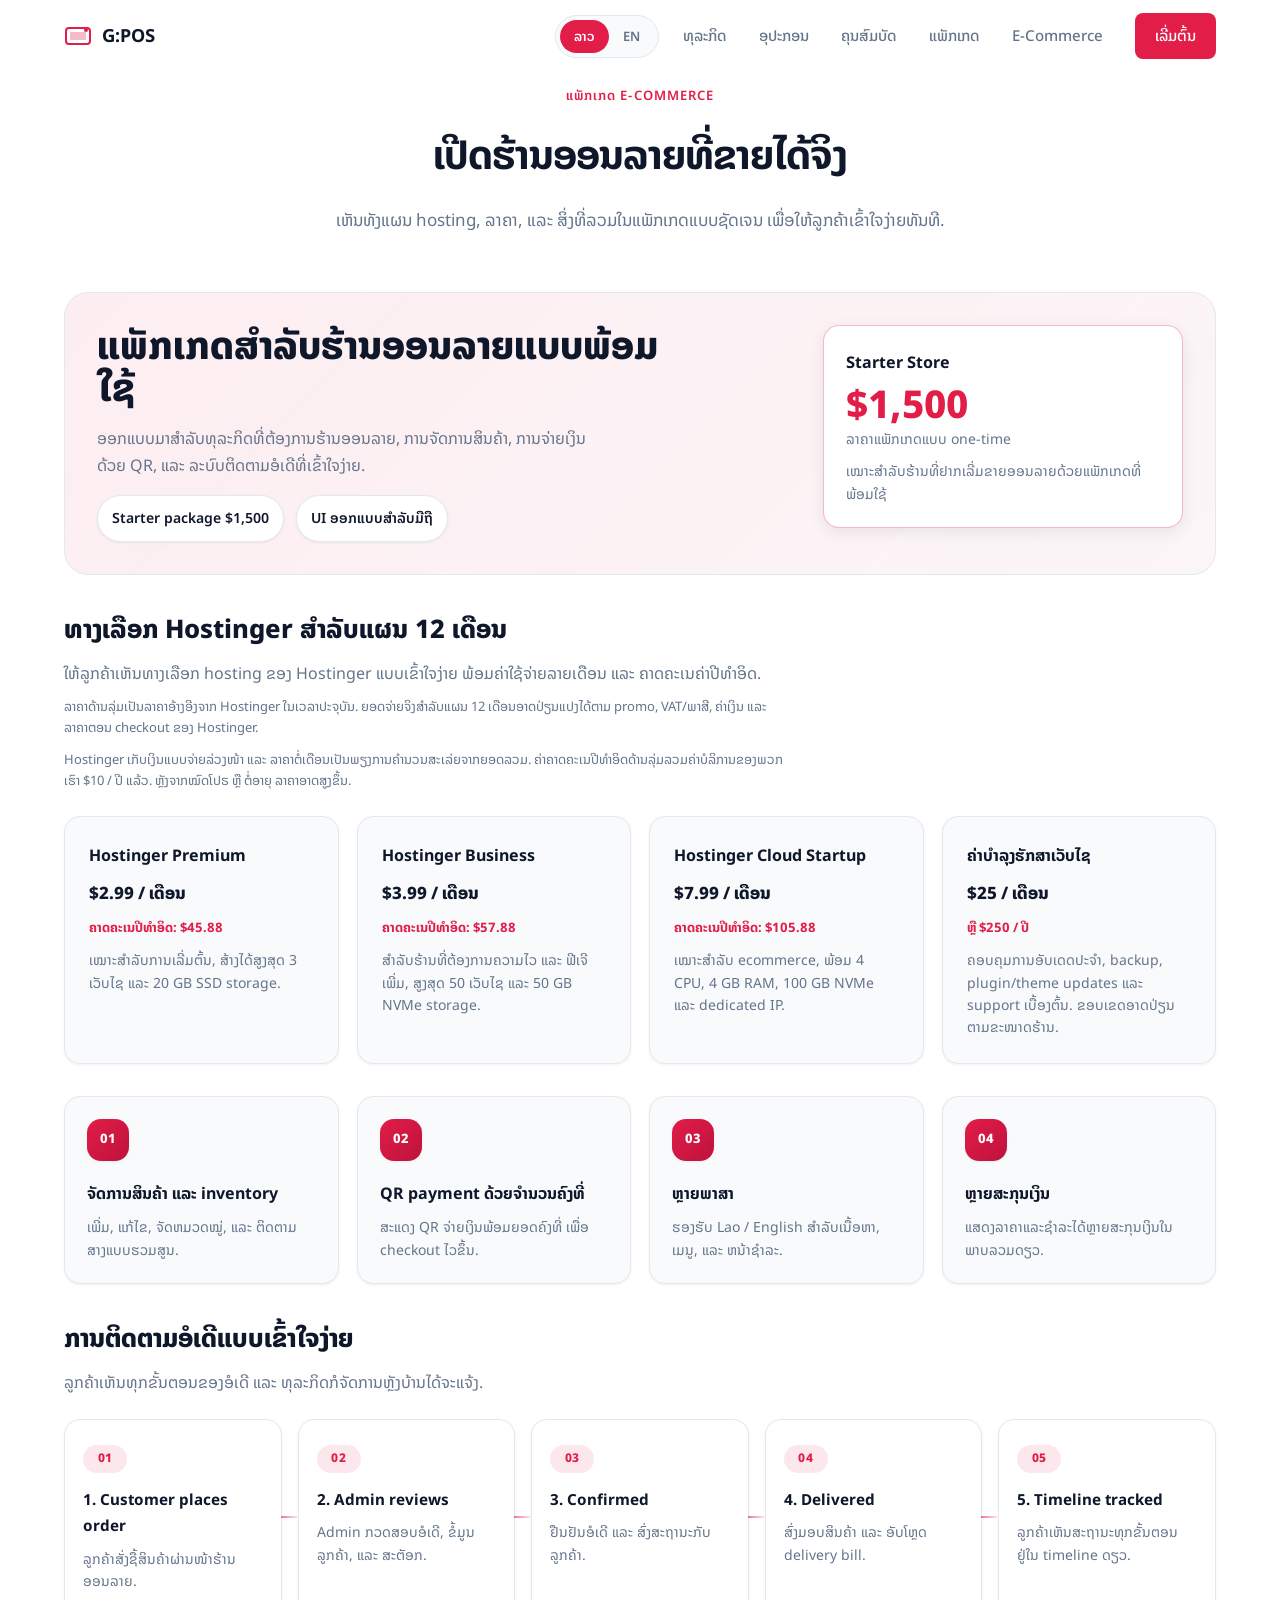
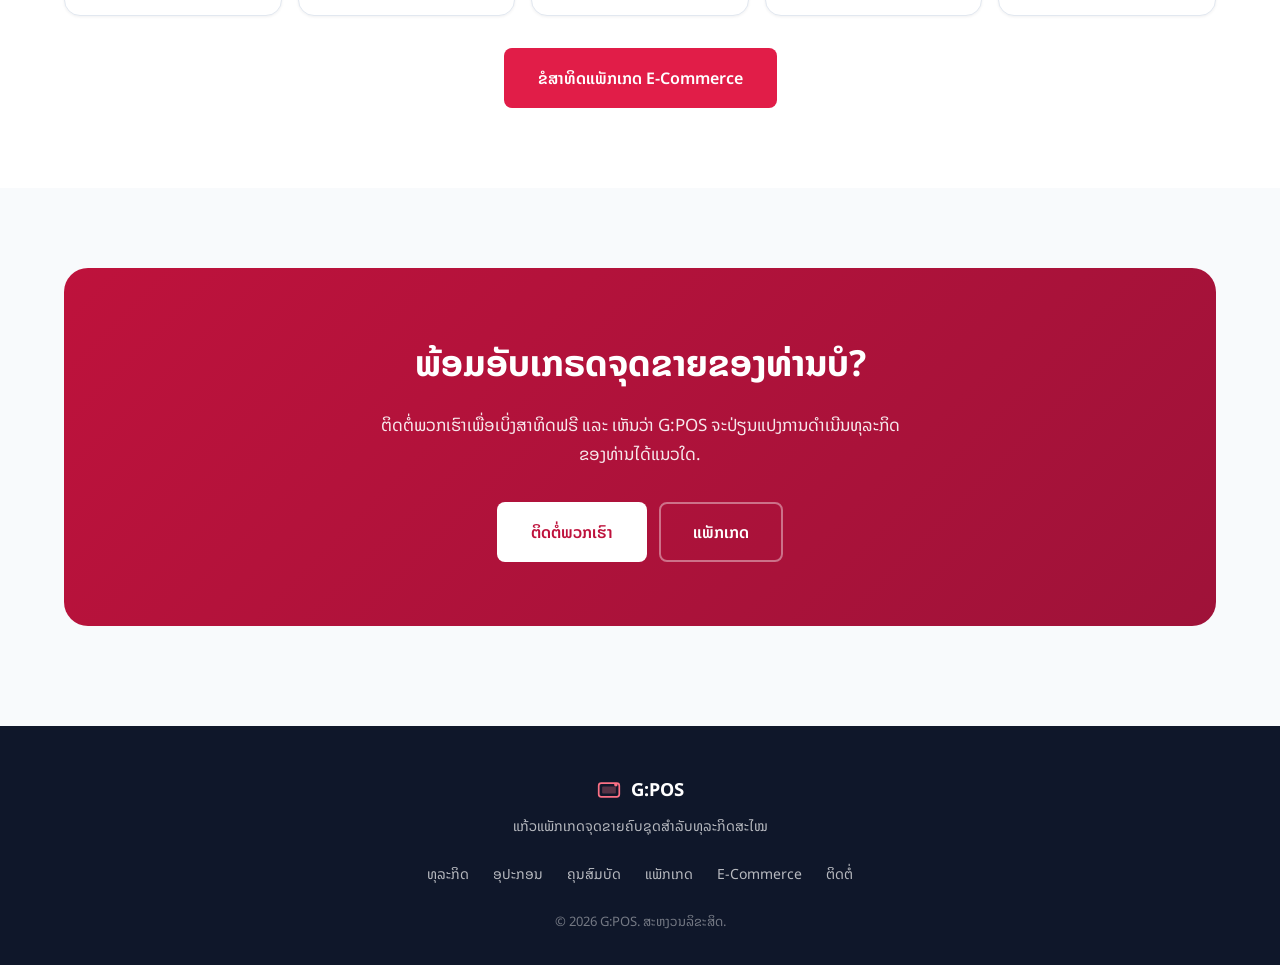
<file: ecommerce.html>
<!DOCTYPE html>
<html lang="lo">

<head>
    <meta charset="UTF-8">
    <meta name="viewport" content="width=device-width, initial-scale=1.0">
    <meta name="description" data-i18n="ecom.meta.description" data-i18n-attr="content"
        content="G:POS E-Commerce package with online store setup, Hostinger hosting options, maintenance pricing, and order tracking flow.">
    <title data-i18n="ecom.meta.title">G:POS — E-Commerce Package</title>
    <link rel="preconnect" href="https://fonts.googleapis.com">
    <link rel="preconnect" href="https://fonts.gstatic.com" crossorigin>
    <link
        href="https://fonts.googleapis.com/css2?family=Inter:wght@400;500;600;700;800&family=Noto+Sans+Lao:wght@400;500;600;700&display=swap"
        rel="stylesheet">
    <link rel="stylesheet" href="css/styles.css">
</head>

<body>
    <header class="header" id="header">
        <div class="container header__inner">
            <a href="index.html" class="logo">
                <span class="logo__icon" aria-hidden="true">
                    <svg width="28" height="28" viewBox="0 0 28 28" fill="none" xmlns="http://www.w3.org/2000/svg">
                        <rect x="2" y="6" width="24" height="16" rx="3" stroke="currentColor" stroke-width="2" />
                        <rect x="6" y="10" width="16" height="8" rx="1" fill="currentColor" opacity="0.3" />
                        <circle cx="22" cy="8" r="2" fill="currentColor" />
                    </svg>
                </span>
                G:POS
            </a>

            <button class="nav-toggle" id="navToggle" data-i18n="navToggle" data-i18n-attr="aria-label"
                aria-label="ເປີດ/ປິດເມນູ" aria-expanded="false">
                <span></span>
                <span></span>
                <span></span>
            </button>

            <div class="header__actions">
                <div class="lang-switcher" role="group" data-i18n="langSwitcher" data-i18n-attr="aria-label"
                    aria-label="ເລືອກພາສາ">
                    <button type="button" class="lang-switcher__btn is-active" data-lang="lo"
                        aria-pressed="true">ລາວ</button>
                    <button type="button" class="lang-switcher__btn" data-lang="en" aria-pressed="false">EN</button>
                </div>

                <nav class="nav" id="nav">
                    <a href="index.html#verticals" class="nav__link" data-i18n="nav.verticals">ທຸລະກິດ</a>
                    <a href="index.html#hardware" class="nav__link" data-i18n="nav.hardware">ອຸປະກອນ</a>
                    <a href="index.html#features" class="nav__link" data-i18n="nav.features">ຄຸນສົມບັດ</a>
                    <a href="index.html#package" class="nav__link" data-i18n="nav.package">ແພັກເກດ</a>
                    <a href="#ecommerce" class="nav__link" data-i18n="nav.ecommerce">E-Commerce</a>
                    <a href="#contact" class="nav__link nav__link--cta" data-i18n="nav.getStarted">ເລີ່ມຕົ້ນ</a>
                </nav>
            </div>
        </div>
    </header>

    <main>
        <section class="ecommerce section" id="ecommerce">
            <div class="container">
                <div class="section-header animate-on-scroll">
                    <span class="section-label" data-i18n="ecom.label">ແພັກເກດ E-Commerce</span>
                    <h1 class="section-title" data-i18n="ecom.title">ເປີດຮ້ານອອນລາຍທີ່ຂາຍໄດ້ຈິງ</h1>
                    <p class="section-subtitle" data-i18n="ecom.subtitle">ເຫັນທັງແຜນ hosting, ລາຄາ, ແລະ
                        ສິ່ງທີ່ລວມໃນແພັກເກດແບບຊັດເຈນ ເພື່ອໃຫ້ລູກຄ້າເຂົ້າໃຈງ່າຍທັນທີ.</p>
                </div>

                <div class="ecommerce__hero animate-on-scroll">
                    <div class="ecommerce__hero-copy">
                        <h2 class="ecommerce__hero-title" data-i18n="ecom.hero.title">ແພັກເກດສຳລັບຮ້ານອອນລາຍແບບພ້ອມໃຊ້
                        </h2>
                        <p class="ecommerce__hero-text" data-i18n="ecom.hero.text">
                            ອອກແບບມາສຳລັບທຸລະກິດທີ່ຕ້ອງການຮ້ານອອນລາຍ,
                            ການຈັດການສິນຄ້າ, ການຈ່າຍເງິນດ້ວຍ QR, ແລະ ລະບົບຕິດຕາມອໍເດີທີ່ເຂົ້າໃຈງ່າຍ.</p>
                        <div class="ecommerce__hero-badges">
                            <span class="ecommerce__badge" data-i18n="ecom.hero.pricing">Starter package $1,500</span>
                            <span class="ecommerce__badge" data-i18n="ecom.hero.mobile">UI ອອກແບບສຳລັບມືຖື</span>
                        </div>
                    </div>

                    <div class="ecommerce__plan-grid">
                        <article class="ecommerce__plan-card ecommerce__plan-card--featured">
                            <div class="ecommerce__plan-name" data-i18n="ecom.planStarter.name">Starter Store</div>
                            <div class="ecommerce__plan-price-row">
                                <strong data-i18n="ecom.planStarter.priceUsd">$1,500</strong>
                                <span data-i18n="ecom.planStarter.priceMeta">One-time package price</span>
                            </div>
                            <p data-i18n="ecom.planStarter.note">Best for businesses starting online</p>
                        </article>
                    </div>
                </div>

                <div class="ecommerce__hosting animate-on-scroll">
                    <div class="ecommerce__subheader">
                        <h3 data-i18n="ecom.hosting.title">Hostinger 12-month options</h3>
                        <p data-i18n="ecom.hosting.subtitle">Show customers clear Hostinger hosting choices with monthly
                            reference pricing and estimated first-year cost.</p>
                        <p class="ecommerce__hosting-note" data-i18n="ecom.hosting.note">Prices below are reference
                            prices based on Hostinger's current public pricing. Final 12-month checkout totals may
                            change based on promotions, VAT/tax, currency, and Hostinger checkout pricing.</p>
                        <p class="ecommerce__hosting-note" data-i18n="ecom.hosting.note2">Hostinger bills upfront. The
                            monthly rate is an average display price. The estimated first-year totals below already
                            include our $10/year service charge, and renewal pricing may be higher after the
                            promotional period ends.</p>
                    </div>
                    <div class="ecommerce__hosting-grid">
                        <article class="ecommerce__hosting-card">
                            <div class="ecommerce__hosting-name" data-i18n="ecom.hosting.basic.name">Hostinger Premium
                            </div>
                            <div class="ecommerce__hosting-price" data-i18n="ecom.hosting.basic.price">$2.99 / month
                            </div>
                            <div class="ecommerce__hosting-meta" data-i18n="ecom.hosting.basic.meta">Estimated first
                                year: $45.88</div>
                            <p data-i18n="ecom.hosting.basic.desc">Best for getting started, with up to 3 websites and
                                20 GB SSD storage.</p>
                        </article>
                        <article class="ecommerce__hosting-card ecommerce__hosting-card--featured">
                            <div class="ecommerce__hosting-name" data-i18n="ecom.hosting.standard.name">Hostinger
                                Business</div>
                            <div class="ecommerce__hosting-price" data-i18n="ecom.hosting.standard.price">$3.99 / month
                            </div>
                            <div class="ecommerce__hosting-meta" data-i18n="ecom.hosting.standard.meta">Estimated first
                                year: $57.88</div>
                            <p data-i18n="ecom.hosting.standard.desc">Best for growing stores, with up to 50 websites
                                and 50 GB NVMe storage.</p>
                        </article>
                        <article class="ecommerce__hosting-card">
                            <div class="ecommerce__hosting-name" data-i18n="ecom.hosting.pro.name">Hostinger Cloud
                                Startup</div>
                            <div class="ecommerce__hosting-price" data-i18n="ecom.hosting.pro.price">$7.99 / month</div>
                            <div class="ecommerce__hosting-meta" data-i18n="ecom.hosting.pro.meta">Estimated first year:
                                $105.88</div>
                            <p data-i18n="ecom.hosting.pro.desc">Best for ecommerce workloads, with 4 CPU cores, 4 GB
                                RAM, 100 GB NVMe, and a dedicated IP.</p>
                        </article>
                        <article class="ecommerce__hosting-card">
                            <div class="ecommerce__hosting-name" data-i18n="ecom.maintenance.name">Website maintenance
                            </div>
                            <div class="ecommerce__hosting-price" data-i18n="ecom.maintenance.price">$25 / month</div>
                            <div class="ecommerce__hosting-meta" data-i18n="ecom.maintenance.meta">or $250 / year</div>
                            <p data-i18n="ecom.maintenance.desc">Covers routine updates, backups, plugin/theme updates,
                                and basic support. Final scope can vary by store size.</p>
                        </article>
                    </div>
                </div>

                <div class="ecommerce__feature-grid animate-on-scroll">
                    <div class="feature-card">
                        <div class="feature-card__icon">01</div>
                        <h4 data-i18n="ecom.feature.products.title">Product and inventory management</h4>
                        <p data-i18n="ecom.feature.products.desc">Add, edit, categorize, and track inventory from one
                            place.</p>
                    </div>
                    <div class="feature-card">
                        <div class="feature-card__icon">02</div>
                        <h4 data-i18n="ecom.feature.qr.title">QR payment with fixed amount</h4>
                        <p data-i18n="ecom.feature.qr.desc">Display a QR payment code with a fixed amount for faster
                            checkout.</p>
                    </div>
                    <div class="feature-card">
                        <div class="feature-card__icon">03</div>
                        <h4 data-i18n="ecom.feature.languages.title">Multiple languages</h4>
                        <p data-i18n="ecom.feature.languages.desc">Support Lao / English content, menus, and checkout
                            pages.</p>
                    </div>
                    <div class="feature-card">
                        <div class="feature-card__icon">04</div>
                        <h4 data-i18n="ecom.feature.currencies.title">Multiple currencies</h4>
                        <p data-i18n="ecom.feature.currencies.desc">Show and accept prices in more than one currency in
                            a single flow.</p>
                    </div>
                </div>

                <div class="ecommerce__timeline animate-on-scroll">
                    <div class="ecommerce__subheader">
                        <h3 data-i18n="ecom.timeline.title">Simple order tracking flow</h3>
                        <p data-i18n="ecom.timeline.subtitle">Customers can see each order stage, and your team can
                            manage the back office clearly.</p>
                    </div>
                    <div class="ecommerce__timeline-flow">
                        <article class="ecommerce__timeline-step">
                            <span class="ecommerce__step-number">01</span>
                            <h4 data-i18n="ecom.timeline.step1.title">1. Customer places order</h4>
                            <p data-i18n="ecom.timeline.step1.desc">The customer submits an order through the online
                                storefront.</p>
                        </article>
                        <article class="ecommerce__timeline-step">
                            <span class="ecommerce__step-number">02</span>
                            <h4 data-i18n="ecom.timeline.step2.title">2. Admin reviews</h4>
                            <p data-i18n="ecom.timeline.step2.desc">Admin checks the order, customer details, and stock.
                            </p>
                        </article>
                        <article class="ecommerce__timeline-step">
                            <span class="ecommerce__step-number">03</span>
                            <h4 data-i18n="ecom.timeline.step3.title">3. Confirmed</h4>
                            <p data-i18n="ecom.timeline.step3.desc">The order is confirmed and the customer receives an
                                update.</p>
                        </article>
                        <article class="ecommerce__timeline-step">
                            <span class="ecommerce__step-number">04</span>
                            <h4 data-i18n="ecom.timeline.step4.title">4. Delivered</h4>
                            <p data-i18n="ecom.timeline.step4.desc">The order is delivered and the delivery bill is
                                uploaded.</p>
                        </article>
                        <article class="ecommerce__timeline-step">
                            <span class="ecommerce__step-number">05</span>
                            <h4 data-i18n="ecom.timeline.step5.title">5. Timeline tracked</h4>
                            <p data-i18n="ecom.timeline.step5.desc">The customer sees each status stage in one timeline.
                            </p>
                        </article>
                    </div>
                </div>

                <div class="ecommerce__cta animate-on-scroll">
                    <a href="#contact" class="btn btn--primary btn--large" data-i18n="ecom.cta">Request an ecommerce
                        package demo</a>
                </div>
            </div>
        </section>

        <section class="cta section" id="contact">
            <div class="container">
                <div class="cta__inner animate-on-scroll">
                    <h2 class="cta__title" data-i18n="cta.title">ພ້ອມອັບເກຣດຈຸດຂາຍຂອງທ່ານບໍ?</h2>
                    <p class="cta__text" data-i18n="cta.text">ຕິດຕໍ່ພວກເຮົາເພື່ອເບິ່ງສາທິດຟຣີ ແລະ ເຫັນວ່າ G:POS
                        ຈະປ່ຽນແປງການດຳເນີນທຸລະກິດຂອງທ່ານໄດ້ແນວໃດ.</p>
                    <div class="cta__actions">
                        <a href="https://wa.me/8562078865458" class="btn btn--primary btn--large"
                            data-i18n="cta.contact">ຕິດຕໍ່ພວກເຮົາ</a>
                        <a href="index.html#package" class="btn btn--ghost btn--large"
                            data-i18n="nav.package">ແພັກເກດ</a>
                    </div>
                </div>
            </div>
        </section>
    </main>

    <footer class="footer">
        <div class="container footer__inner">
            <div class="footer__brand">
                <a href="index.html" class="logo logo--footer">
                    <span class="logo__icon" aria-hidden="true">
                        <svg width="24" height="24" viewBox="0 0 28 28" fill="none" xmlns="http://www.w3.org/2000/svg">
                            <rect x="2" y="6" width="24" height="16" rx="3" stroke="currentColor" stroke-width="2" />
                            <rect x="6" y="10" width="16" height="8" rx="1" fill="currentColor" opacity="0.3" />
                            <circle cx="22" cy="8" r="2" fill="currentColor" />
                        </svg>
                    </span>
                    G:POS
                </a>
                <p class="footer__tagline" data-i18n="footer.tagline">ແພັກເກດຈຸດຂາຍຄົບຊຸດສຳລັບທຸລະກິດສະໄໝ</p>
            </div>
            <nav class="footer__nav">
                <a href="index.html#verticals" data-i18n="nav.verticals">ທຸລະກິດ</a>
                <a href="index.html#hardware" data-i18n="nav.hardware">ອຸປະກອນ</a>
                <a href="index.html#features" data-i18n="nav.features">ຄຸນສົມບັດ</a>
                <a href="index.html#package" data-i18n="nav.package">ແພັກເກດ</a>
                <a href="#ecommerce" data-i18n="nav.ecommerce">E-Commerce</a>
                <a href="#contact" data-i18n="nav.contact">ຕິດຕໍ່</a>
            </nav>
            <p class="footer__copy" data-i18n="footer.copy">&copy; 2026 G:POS. ສະຫງວນລິຂະສິດ.</p>
        </div>
    </footer>

    <script src="js/translations.js"></script>
    <script src="js/i18n.js"></script>
    <script src="js/main.js" defer></script>
</body>

</html>
</file>
<file: css/styles.css>
/* ==========================================================================
   G:POS — Landing Page Styles
   ========================================================================== */

:root {
  --color-bg: #f8fafc;
  --color-bg-alt: #ffffff;
  --color-surface: #ffffff;
  --color-text: #0f172a;
  --color-text-muted: #64748b;
  --color-primary: #e11d48;
  --color-primary-dark: #be123c;
  --color-primary-light: #fb7185;
  --color-accent: #9f1239;
  --color-accent-light: #fda4af;
  --color-border: #e2e8f0;
  --color-hero-start: #fff1f2;
  --color-hero-end: #ffe4e6;

  --font-family:
    "Inter", -apple-system, BlinkMacSystemFont, "Segoe UI", sans-serif;
  --container-max: 1200px;
  --header-height: 72px;
  --radius-sm: 8px;
  --radius-md: 12px;
  --radius-lg: 16px;
  --radius-xl: 24px;
  --shadow-sm: 0 1px 3px rgba(15, 23, 42, 0.06);
  --shadow-md: 0 4px 16px rgba(15, 23, 42, 0.08);
  --shadow-lg: 0 12px 40px rgba(15, 23, 42, 0.12);
  --transition: 0.25s ease;
}

*,
*::before,
*::after {
  box-sizing: border-box;
  margin: 0;
  padding: 0;
}

html {
  scroll-behavior: smooth;
}

body {
  font-family: var(--font-family);
  font-size: 16px;
  line-height: 1.6;
  color: var(--color-text);
  background-color: var(--color-bg);
  -webkit-font-smoothing: antialiased;
}

html[lang="lo"] body {
  font-family:
    "Noto Sans Lao",
    "Inter",
    -apple-system,
    BlinkMacSystemFont,
    "Segoe UI",
    sans-serif;
  line-height: 1.75;
}

html[lang="en"] body {
  font-family:
    "Inter",
    -apple-system,
    BlinkMacSystemFont,
    "Segoe UI",
    sans-serif;
}

img,
svg {
  display: block;
  max-width: 100%;
}

a {
  color: inherit;
  text-decoration: none;
}

ul {
  list-style: none;
}

.container {
  width: 100%;
  max-width: var(--container-max);
  margin: 0 auto;
  padding: 0 24px;
}

/* --------------------------------------------------------------------------
   Header
   -------------------------------------------------------------------------- */

.header {
  position: fixed;
  top: 0;
  left: 0;
  right: 0;
  z-index: 100;
  height: var(--header-height);
  background: transparent;
  transition:
    background var(--transition),
    box-shadow var(--transition),
    backdrop-filter var(--transition);
}

.header.scrolled {
  background: rgba(255, 255, 255, 0.85);
  backdrop-filter: blur(12px);
  -webkit-backdrop-filter: blur(12px);
  box-shadow: var(--shadow-sm);
}

.header__inner {
  display: flex;
  align-items: center;
  justify-content: space-between;
  height: 100%;
}

.logo {
  display: flex;
  align-items: center;
  gap: 10px;
  font-weight: 700;
  font-size: 1.125rem;
  color: var(--color-text);
}

.logo__icon {
  display: flex;
  color: var(--color-primary);
}

.logo--footer .logo__icon {
  color: var(--color-primary-light);
}

.nav {
  display: flex;
  align-items: center;
  gap: 32px;
}

.nav__link {
  font-size: 0.9375rem;
  font-weight: 500;
  color: var(--color-text-muted);
  transition: color var(--transition);
}

.nav__link:hover,
.nav__link:focus-visible {
  color: var(--color-primary);
}

.nav__link--cta {
  padding: 10px 20px;
  background: var(--color-primary);
  color: #fff;
  border-radius: var(--radius-sm);
  transition:
    background var(--transition),
    transform var(--transition);
}

.nav__link--cta:hover,
.nav__link--cta:focus-visible {
  background: var(--color-primary-dark);
  color: #fff;
}

.header__actions {
  display: flex;
  align-items: center;
  gap: 24px;
}

.lang-switcher {
  display: inline-flex;
  padding: 4px;
  background: var(--color-bg);
  border: 1px solid var(--color-border);
  border-radius: 100px;
}

.lang-switcher__btn {
  padding: 6px 14px;
  font-family: inherit;
  font-size: 0.8125rem;
  font-weight: 600;
  color: var(--color-text-muted);
  background: transparent;
  border: none;
  border-radius: 100px;
  cursor: pointer;
  transition:
    background var(--transition),
    color var(--transition);
}

.lang-switcher__btn:hover {
  color: var(--color-text);
}

.lang-switcher__btn.is-active {
  background: var(--color-primary);
  color: #fff;
}

.lang-switcher__btn:focus-visible {
  outline: 2px solid var(--color-accent);
  outline-offset: 2px;
}

.nav-toggle {
  display: none;
  flex-direction: column;
  justify-content: center;
  gap: 5px;
  width: 40px;
  height: 40px;
  padding: 8px;
  background: none;
  border: none;
  cursor: pointer;
  border-radius: var(--radius-sm);
}

.nav-toggle span {
  display: block;
  width: 100%;
  height: 2px;
  background: var(--color-text);
  border-radius: 2px;
  transition:
    transform var(--transition),
    opacity var(--transition);
}

.nav-toggle[aria-expanded="true"] span:nth-child(1) {
  transform: translateY(7px) rotate(45deg);
}

.nav-toggle[aria-expanded="true"] span:nth-child(2) {
  opacity: 0;
}

.nav-toggle[aria-expanded="true"] span:nth-child(3) {
  transform: translateY(-7px) rotate(-45deg);
}

/* --------------------------------------------------------------------------
   Buttons
   -------------------------------------------------------------------------- */

.btn {
  display: inline-flex;
  align-items: center;
  justify-content: center;
  padding: 12px 24px;
  font-family: inherit;
  font-size: 0.9375rem;
  font-weight: 600;
  border-radius: var(--radius-sm);
  border: 2px solid transparent;
  cursor: pointer;
  transition:
    background var(--transition),
    color var(--transition),
    border-color var(--transition),
    transform var(--transition),
    box-shadow var(--transition);
}

.btn:focus-visible {
  outline: 2px solid var(--color-accent);
  outline-offset: 2px;
}

.btn--primary {
  background: var(--color-primary);
  color: #fff;
}

.btn--primary:hover {
  background: var(--color-primary-dark);
  transform: translateY(-1px);
  box-shadow: var(--shadow-md);
}

.btn--secondary {
  background: var(--color-surface);
  color: var(--color-text);
  border-color: var(--color-border);
}

.btn--secondary:hover {
  border-color: var(--color-primary);
  color: var(--color-primary);
}

.btn--ghost {
  background: transparent;
  color: #fff;
  border-color: rgba(255, 255, 255, 0.4);
}

.btn--ghost:hover {
  background: rgba(255, 255, 255, 0.1);
  border-color: #fff;
}

.btn--large {
  padding: 14px 32px;
  font-size: 1rem;
}

/* --------------------------------------------------------------------------
   Hero
   -------------------------------------------------------------------------- */

.hero {
  padding: calc(var(--header-height) + 64px) 0 80px;
  background: linear-gradient(
    135deg,
    var(--color-hero-start) 0%,
    var(--color-bg) 50%,
    var(--color-hero-end) 100%
  );
  overflow: hidden;
}

.hero__inner {
  display: grid;
  grid-template-columns: 1fr 1fr;
  gap: 48px;
  align-items: center;
}

.hero__badge {
  display: inline-block;
  padding: 6px 14px;
  margin-bottom: 20px;
  font-size: 0.8125rem;
  font-weight: 600;
  text-transform: uppercase;
  letter-spacing: 0.05em;
  color: var(--color-primary-dark);
  background: rgba(225, 29, 72, 0.12);
  border-radius: 100px;
}

.hero__title {
  font-size: clamp(2rem, 5vw, 3.25rem);
  font-weight: 800;
  line-height: 1.15;
  letter-spacing: -0.02em;
  margin-bottom: 20px;
}

.hero__text {
  font-size: 1.125rem;
  color: var(--color-text-muted);
  max-width: 520px;
  margin-bottom: 32px;
}

.hero__actions {
  display: flex;
  flex-wrap: wrap;
  gap: 12px;
}

.hero__visual {
  position: relative;
  display: flex;
  justify-content: center;
  align-items: center;
  min-height: 360px;
}

.hero__card {
  background: var(--color-surface);
  border-radius: var(--radius-lg);
  box-shadow: var(--shadow-lg);
  border: 1px solid var(--color-border);
}

.hero__card--main {
  width: 100%;
  max-width: 380px;
}

.hero__card-header {
  display: flex;
  gap: 6px;
  padding: 14px 16px;
  border-bottom: 1px solid var(--color-border);
}

.hero__dot {
  width: 10px;
  height: 10px;
  border-radius: 50%;
  background: var(--color-border);
}

.hero__dot:first-child {
  background: #f87171;
}

.hero__dot:nth-child(2) {
  background: #fbbf24;
}

.hero__dot:nth-child(3) {
  background: #34d399;
}

.hero__card-body {
  padding: 24px;
}

.hero__stat-label {
  display: block;
  font-size: 0.8125rem;
  color: var(--color-text-muted);
  margin-bottom: 4px;
}

.hero__stat-value {
  font-size: 2rem;
  font-weight: 700;
  color: var(--color-primary-dark);
}

.hero__stat-row {
  display: flex;
  gap: 24px;
  margin: 20px 0;
  padding-top: 20px;
  border-top: 1px solid var(--color-border);
}

.hero__mini-stat span {
  display: block;
  font-size: 0.75rem;
  color: var(--color-text-muted);
}

.hero__mini-stat strong {
  font-size: 1.25rem;
  font-weight: 700;
}

.hero__chart {
  display: flex;
  align-items: flex-end;
  gap: 8px;
  height: 80px;
  margin-top: 20px;
}

.hero__bar {
  flex: 1;
  height: var(--h);
  background: linear-gradient(
    to top,
    var(--color-primary),
    var(--color-primary-light)
  );
  border-radius: 4px 4px 0 0;
  opacity: 0.85;
}

.hero__card--float {
  position: absolute;
  bottom: 20px;
  right: 0;
  display: flex;
  align-items: center;
  gap: 10px;
  padding: 12px 18px;
  font-size: 0.875rem;
  font-weight: 600;
  color: var(--color-primary-dark);
  animation: float 3s ease-in-out infinite;
}

.hero__card--float svg {
  color: var(--color-primary);
}

@keyframes float {
  0%,
  100% {
    transform: translateY(0);
  }
  50% {
    transform: translateY(-8px);
  }
}

/* --------------------------------------------------------------------------
   Sections
   -------------------------------------------------------------------------- */

.section {
  padding: 80px 0;
}

.section-header {
  text-align: center;
  max-width: 640px;
  margin: 0 auto 56px;
}

.section-label {
  display: inline-block;
  font-size: 0.8125rem;
  font-weight: 600;
  text-transform: uppercase;
  letter-spacing: 0.08em;
  color: var(--color-primary);
  margin-bottom: 12px;
}

.section-title {
  font-size: clamp(1.75rem, 4vw, 2.5rem);
  font-weight: 700;
  letter-spacing: -0.02em;
  margin-bottom: 16px;
}

.section-subtitle {
  font-size: 1.0625rem;
  color: var(--color-text-muted);
}

/* --------------------------------------------------------------------------
   Overview
   -------------------------------------------------------------------------- */

.overview {
  background: var(--color-bg-alt);
}

.overview__grid {
  display: grid;
  grid-template-columns: repeat(3, 1fr);
  gap: 32px;
}

.overview__item {
  text-align: center;
  padding: 32px 24px;
  background: var(--color-bg);
  border-radius: var(--radius-lg);
  border: 1px solid var(--color-border);
  transition:
    transform var(--transition),
    box-shadow var(--transition);
}

.overview__item:hover {
  transform: translateY(-4px);
  box-shadow: var(--shadow-md);
}

.overview__icon {
  display: inline-flex;
  align-items: center;
  justify-content: center;
  width: 56px;
  height: 56px;
  margin-bottom: 20px;
  background: rgba(225, 29, 72, 0.1);
  color: var(--color-primary);
  border-radius: var(--radius-md);
}

.overview__item h3 {
  font-size: 1.125rem;
  font-weight: 600;
  margin-bottom: 8px;
}

.overview__item p {
  font-size: 0.9375rem;
  color: var(--color-text-muted);
}

/* --------------------------------------------------------------------------
   Verticals (Industry Tabs)
   -------------------------------------------------------------------------- */

.verticals {
  background: var(--color-bg-alt);
}

.verticals__wrapper {
  max-width: 900px;
  margin: 0 auto;
}

.verticals__tabs {
  display: flex;
  flex-wrap: wrap;
  justify-content: center;
  gap: 8px;
  margin-bottom: 32px;
}

.verticals__tab {
  padding: 10px 20px;
  font-family: inherit;
  font-size: 0.9375rem;
  font-weight: 600;
  color: var(--color-text-muted);
  background: var(--color-bg);
  border: 1px solid var(--color-border);
  border-radius: 100px;
  cursor: pointer;
  transition:
    background var(--transition),
    color var(--transition),
    border-color var(--transition),
    box-shadow var(--transition);
}

.verticals__tab:hover {
  color: var(--color-text);
  border-color: rgba(225, 29, 72, 0.3);
}

.verticals__tab.is-active {
  background: var(--color-primary);
  color: #fff;
  border-color: var(--color-primary);
  box-shadow: var(--shadow-sm);
}

.verticals__tab:focus-visible {
  outline: 2px solid var(--color-accent);
  outline-offset: 2px;
}

.verticals__panels {
  position: relative;
}

.verticals__panel {
  padding: 32px;
  background: linear-gradient(
    135deg,
    var(--color-hero-start),
    var(--color-hero-end)
  );
  border: 1px solid var(--color-border);
  border-radius: var(--radius-xl);
  opacity: 0;
  transform: translateY(8px);
  transition:
    opacity 0.3s ease,
    transform 0.3s ease;
  pointer-events: none;
  position: absolute;
  inset: 0;
  visibility: hidden;
}

.verticals__panel.is-active {
  opacity: 1;
  transform: translateY(0);
  pointer-events: auto;
  position: relative;
  visibility: visible;
}

.verticals__panel[hidden] {
  display: block;
}

.verticals__intro {
  font-size: 1.0625rem;
  color: var(--color-text-muted);
  margin-bottom: 28px;
  line-height: 1.7;
}

.verticals__details {
  display: grid;
  grid-template-columns: 1fr 1fr;
  gap: 32px;
}

.verticals__block-title {
  font-size: 1rem;
  font-weight: 700;
  margin-bottom: 16px;
  padding-bottom: 12px;
  border-bottom: 1px solid var(--color-border);
}

.verticals__list {
  display: flex;
  flex-direction: column;
  gap: 12px;
}

.verticals__list li {
  display: flex;
  align-items: flex-start;
  gap: 12px;
  font-size: 0.9375rem;
}

.verticals__check {
  flex-shrink: 0;
  display: flex;
  align-items: center;
  justify-content: center;
  width: 22px;
  height: 22px;
  font-size: 0.6875rem;
  font-weight: 700;
  color: #fff;
  background: var(--color-primary);
  border-radius: 50%;
}

@media (max-width: 768px) {
  .verticals__tabs {
    flex-wrap: nowrap;
    overflow-x: auto;
    justify-content: flex-start;
    padding-bottom: 8px;
    -webkit-overflow-scrolling: touch;
  }

  .verticals__tab {
    flex-shrink: 0;
    padding: 10px 16px;
    font-size: 0.875rem;
  }

  .verticals__panel {
    padding: 24px 20px;
  }

  .verticals__details {
    grid-template-columns: 1fr;
    gap: 24px;
  }
}

/* --------------------------------------------------------------------------
   Hardware Cards
   -------------------------------------------------------------------------- */

.hardware {
  background: var(--color-bg);
}

.card-grid {
  display: grid;
  grid-template-columns: repeat(4, 1fr);
  gap: 24px;
}

.device-card {
  padding: 28px 24px;
  background: var(--color-surface);
  border-radius: var(--radius-lg);
  border: 1px solid var(--color-border);
  transition:
    transform var(--transition),
    box-shadow var(--transition),
    border-color var(--transition);
}

.device-card:hover {
  transform: translateY(-4px);
  box-shadow: var(--shadow-md);
  border-color: rgba(225, 29, 72, 0.3);
}

.device-card__icon {
  display: flex;
  align-items: center;
  justify-content: center;
  width: 64px;
  height: 64px;
  margin-bottom: 20px;
  background: linear-gradient(
    135deg,
    rgba(225, 29, 72, 0.1),
    rgba(159, 18, 57, 0.08)
  );
  color: var(--color-primary);
  border-radius: var(--radius-md);
}

.device-card__title {
  font-size: 1.0625rem;
  font-weight: 600;
  margin-bottom: 8px;
}

.device-card__desc {
  font-size: 0.875rem;
  color: var(--color-text-muted);
  line-height: 1.5;
}

/* --------------------------------------------------------------------------
   Features
   -------------------------------------------------------------------------- */

.features {
  background: var(--color-bg-alt);
}

.features__groups {
  display: grid;
  grid-template-columns: repeat(2, 1fr);
  gap: 32px;
}

.feature-group {
  padding: 32px;
  background: var(--color-bg);
  border-radius: var(--radius-lg);
  border: 1px solid var(--color-border);
}

.feature-group__title {
  display: flex;
  align-items: center;
  gap: 12px;
  font-size: 1.125rem;
  font-weight: 700;
  margin-bottom: 24px;
  padding-bottom: 16px;
  border-bottom: 1px solid var(--color-border);
}

.feature-group__icon {
  display: flex;
  align-items: center;
  justify-content: center;
  width: 36px;
  height: 36px;
  border-radius: var(--radius-sm);
}

.feature-group__icon--sales {
  background: rgba(225, 29, 72, 0.12);
  color: var(--color-primary);
}

.feature-group__icon--inventory {
  background: rgba(251, 113, 133, 0.15);
  color: var(--color-primary-dark);
}

.feature-group__icon--management {
  background: rgba(245, 158, 11, 0.12);
  color: #d97706;
}

.feature-group__icon--insights {
  background: rgba(236, 72, 153, 0.12);
  color: #db2777;
}

.feature-list {
  display: flex;
  flex-direction: column;
  gap: 20px;
}

.feature-item {
  display: flex;
  gap: 14px;
}

.feature-item__check {
  flex-shrink: 0;
  display: flex;
  align-items: center;
  justify-content: center;
  width: 24px;
  height: 24px;
  font-size: 0.75rem;
  font-weight: 700;
  color: var(--color-primary);
  background: rgba(225, 29, 72, 0.12);
  border-radius: 50%;
}

.feature-item strong {
  display: block;
  font-size: 0.9375rem;
  font-weight: 600;
  margin-bottom: 2px;
}

.feature-item p {
  font-size: 0.875rem;
  color: var(--color-text-muted);
}

/* --------------------------------------------------------------------------
   Package
   -------------------------------------------------------------------------- */

.package {
  background: var(--color-bg);
}

.package__inner {
  display: grid;
  grid-template-columns: 1fr 1fr;
  gap: 64px;
  align-items: center;
  padding: 48px;
  background: linear-gradient(
    135deg,
    var(--color-hero-start),
    var(--color-hero-end)
  );
  border-radius: var(--radius-xl);
  border: 1px solid var(--color-border);
}

.package__content .section-title,
.package__content .section-subtitle {
  text-align: left;
}

.package__content .section-subtitle {
  margin-bottom: 28px;
}

.package__checklist {
  display: flex;
  flex-direction: column;
  gap: 14px;
  margin-bottom: 32px;
}

.package__checklist li {
  display: flex;
  align-items: center;
  gap: 12px;
  font-size: 0.9375rem;
}

.package__check {
  flex-shrink: 0;
  display: flex;
  align-items: center;
  justify-content: center;
  width: 22px;
  height: 22px;
  font-size: 0.6875rem;
  font-weight: 700;
  color: #fff;
  background: var(--color-primary);
  border-radius: 50%;
}

.package__visual {
  display: flex;
  justify-content: center;
}

.package__box {
  width: 100%;
  max-width: 340px;
  background: var(--color-surface);
  border-radius: var(--radius-lg);
  box-shadow: var(--shadow-lg);
  border: 1px solid var(--color-border);
  overflow: hidden;
}

.package__box-header {
  padding: 20px 24px;
  font-size: 1.125rem;
  font-weight: 700;
  text-align: center;
  background: var(--color-primary);
  color: #fff;
}

.package__box-items {
  padding: 24px;
  display: flex;
  flex-direction: column;
  gap: 16px;
}

.package__box-item {
  display: flex;
  align-items: center;
  gap: 12px;
  font-size: 0.9375rem;
  font-weight: 500;
}

.package__box-dot {
  width: 10px;
  height: 10px;
  border-radius: 50%;
}

.package__box-dot--hardware {
  background: var(--color-primary);
}

.package__box-dot--software {
  background: var(--color-accent);
}

.package__box-dot--support {
  background: #f59e0b;
}

.package__box-footer {
  padding: 16px 24px;
  text-align: center;
  font-size: 0.875rem;
  color: var(--color-text-muted);
  background: var(--color-bg);
  border-top: 1px solid var(--color-border);
}

/* --------------------------------------------------------------------------
   Ecommerce Packages
   -------------------------------------------------------------------------- */

.ecommerce {
  background: var(--color-bg-alt);
}

.ecommerce__hero {
  display: grid;
  grid-template-columns: minmax(0, 1.1fr) minmax(0, 0.9fr);
  gap: 32px;
  padding: 32px;
  margin-bottom: 32px;
  background: linear-gradient(
    135deg,
    rgba(225, 29, 72, 0.08),
    rgba(159, 18, 57, 0.04)
  );
  border: 1px solid var(--color-border);
  border-radius: var(--radius-xl);
}

.ecommerce__hero-copy {
  display: flex;
  flex-direction: column;
  gap: 16px;
}

.ecommerce__eyebrow {
  display: inline-flex;
  width: auto;
  align-self: flex-start;
  padding: 8px 14px;
  font-size: 0.8125rem;
  font-weight: 700;
  letter-spacing: 0.03em;
  text-transform: uppercase;
  color: var(--color-primary);
  background: rgba(225, 29, 72, 0.1);
  border-radius: 999px;
}

.ecommerce__hero-title {
  font-size: clamp(1.75rem, 3vw, 2.5rem);
  font-weight: 800;
  line-height: 1.1;
}

.ecommerce__hero-text {
  max-width: 56ch;
  font-size: 1rem;
  color: var(--color-text-muted);
  line-height: 1.7;
}

.ecommerce__hero-badges {
  display: flex;
  flex-wrap: wrap;
  gap: 12px;
}

.ecommerce__badge {
  padding: 10px 14px;
  font-size: 0.875rem;
  font-weight: 600;
  color: var(--color-text);
  background: var(--color-surface);
  border: 1px solid var(--color-border);
  border-radius: 999px;
  box-shadow: var(--shadow-sm);
}

.ecommerce__plan-grid {
  display: grid;
  grid-template-columns: minmax(280px, 360px);
  gap: 16px;
  justify-content: end;
  align-content: start;
}

.ecommerce__plan-card {
  display: flex;
  flex-direction: column;
  gap: 10px;
  padding: 22px;
  background: var(--color-surface);
  border: 1px solid var(--color-border);
  border-radius: var(--radius-lg);
  box-shadow: var(--shadow-sm);
  min-height: 100%;
}

.ecommerce__plan-card--featured,
.ecommerce__hosting-card--featured {
  border-color: rgba(225, 29, 72, 0.3);
  box-shadow: var(--shadow-md);
}

.ecommerce__plan-name,
.ecommerce__hosting-name {
  font-size: 1rem;
  font-weight: 700;
}

.ecommerce__plan-price-row {
  display: flex;
  flex-direction: column;
  gap: 4px;
}

.ecommerce__plan-price-row strong {
  font-size: clamp(2rem, 3vw, 2.5rem);
  font-weight: 800;
  color: var(--color-primary);
  line-height: 1;
}

.ecommerce__plan-price-row span,
.ecommerce__plan-card p,
.ecommerce__hosting-card p {
  font-size: 0.875rem;
  color: var(--color-text-muted);
  line-height: 1.6;
}

.ecommerce__subheader {
  max-width: 720px;
  margin-bottom: 24px;
}

.ecommerce__subheader h3 {
  font-size: clamp(1.3rem, 2vw, 1.75rem);
  font-weight: 800;
  margin-bottom: 8px;
}

.ecommerce__subheader p {
  color: var(--color-text-muted);
  line-height: 1.65;
}

.ecommerce__hosting-note {
  margin-top: 10px;
  font-size: 0.8125rem;
  color: var(--color-text-muted);
}

.ecommerce__hosting {
  margin-bottom: 32px;
}

.ecommerce__hosting-grid {
  display: grid;
  grid-template-columns: repeat(4, minmax(0, 1fr));
  gap: 18px;
}

.ecommerce__hosting-card {
  padding: 24px;
  background: var(--color-bg);
  border: 1px solid var(--color-border);
  border-radius: var(--radius-lg);
  box-shadow: var(--shadow-sm);
}

.ecommerce__hosting-price {
  margin: 10px 0 8px;
  font-size: 1.0625rem;
  font-weight: 800;
  color: var(--color-text);
}

.ecommerce__hosting-meta {
  margin-bottom: 10px;
  font-size: 0.8125rem;
  font-weight: 700;
  color: var(--color-primary);
}

.ecommerce__feature-grid {
  display: grid;
  grid-template-columns: repeat(4, minmax(0, 1fr));
  gap: 18px;
  margin-bottom: 32px;
}

.feature-card {
  padding: 22px;
  background: var(--color-bg);
  border: 1px solid var(--color-border);
  border-radius: var(--radius-lg);
  box-shadow: var(--shadow-sm);
}

.feature-card__icon {
  display: inline-flex;
  align-items: center;
  justify-content: center;
  width: 42px;
  height: 42px;
  margin-bottom: 18px;
  font-size: 0.8125rem;
  font-weight: 800;
  color: #fff;
  background: linear-gradient(
    135deg,
    var(--color-primary),
    var(--color-primary-dark)
  );
  border-radius: 14px;
  box-shadow: var(--shadow-sm);
}

.feature-card h4 {
  font-size: 1rem;
  font-weight: 700;
  margin-bottom: 8px;
}

.feature-card p {
  font-size: 0.875rem;
  color: var(--color-text-muted);
  line-height: 1.65;
}

.ecommerce__timeline {
  margin-bottom: 32px;
}

.ecommerce__timeline-flow {
  display: grid;
  grid-template-columns: repeat(5, minmax(0, 1fr));
  gap: 16px;
}

.ecommerce__timeline-step {
  position: relative;
  padding: 22px 18px;
  background: var(--color-surface);
  border: 1px solid var(--color-border);
  border-radius: var(--radius-lg);
  box-shadow: var(--shadow-sm);
}

.ecommerce__timeline-step:not(:last-child)::after {
  content: "";
  position: absolute;
  top: 50%;
  right: -16px;
  width: 16px;
  height: 2px;
  background: linear-gradient(
    90deg,
    rgba(225, 29, 72, 0.6),
    rgba(225, 29, 72, 0.12)
  );
  transform: translateY(-50%);
}

.ecommerce__step-number {
  display: inline-flex;
  align-items: center;
  justify-content: center;
  min-width: 44px;
  height: 28px;
  padding: 0 10px;
  margin-bottom: 14px;
  font-size: 0.75rem;
  font-weight: 800;
  letter-spacing: 0.04em;
  color: var(--color-primary);
  background: rgba(225, 29, 72, 0.1);
  border-radius: 999px;
}

.ecommerce__timeline-step h4 {
  font-size: 0.95rem;
  font-weight: 700;
  margin-bottom: 8px;
}

.ecommerce__timeline-step p {
  font-size: 0.875rem;
  color: var(--color-text-muted);
  line-height: 1.6;
}

.ecommerce__cta {
  display: flex;
  justify-content: center;
}

/* --------------------------------------------------------------------------
   CTA
   -------------------------------------------------------------------------- */

.cta {
  padding: 80px 0 100px;
}

.cta__inner {
  text-align: center;
  padding: 64px 48px;
  background: linear-gradient(
    135deg,
    var(--color-primary-dark),
    var(--color-accent)
  );
  border-radius: var(--radius-xl);
  color: #fff;
}

.cta__title {
  font-size: clamp(1.5rem, 3vw, 2.25rem);
  font-weight: 700;
  margin-bottom: 16px;
}

.cta__text {
  font-size: 1.0625rem;
  opacity: 0.9;
  max-width: 520px;
  margin: 0 auto 32px;
}

.cta__actions {
  display: flex;
  flex-wrap: wrap;
  justify-content: center;
  gap: 12px;
}

.cta .btn--primary {
  background: #fff;
  color: var(--color-primary-dark);
}

.cta .btn--primary:hover {
  background: var(--color-bg);
}

/* --------------------------------------------------------------------------
   Footer
   -------------------------------------------------------------------------- */

.footer {
  padding: 48px 0 32px;
  background: var(--color-text);
  color: rgba(255, 255, 255, 0.7);
}

.footer__inner {
  display: flex;
  flex-direction: column;
  align-items: center;
  gap: 24px;
  text-align: center;
}

.footer__brand .logo {
  color: #fff;
  justify-content: center;
  margin-bottom: 8px;
}

.footer__tagline {
  font-size: 0.875rem;
}

.footer__nav {
  display: flex;
  flex-wrap: wrap;
  justify-content: center;
  gap: 24px;
}

.footer__nav a {
  font-size: 0.875rem;
  transition: color var(--transition);
}

.footer__nav a:hover {
  color: #fff;
}

.footer__copy {
  font-size: 0.8125rem;
  opacity: 0.6;
}

/* --------------------------------------------------------------------------
   Scroll Animations
   -------------------------------------------------------------------------- */

.animate-on-scroll {
  opacity: 0;
  transform: translateY(24px);
  transition:
    opacity 0.6s ease,
    transform 0.6s ease;
}

.animate-on-scroll.is-visible {
  opacity: 1;
  transform: translateY(0);
}

/* --------------------------------------------------------------------------
   Responsive
   -------------------------------------------------------------------------- */

@media (max-width: 1024px) {
  .card-grid {
    grid-template-columns: repeat(2, 1fr);
  }

  .hero__inner {
    grid-template-columns: 1fr;
    text-align: center;
  }

  .hero__text {
    margin-left: auto;
    margin-right: auto;
  }

  .hero__actions {
    justify-content: center;
  }

  .hero__visual {
    min-height: 320px;
  }

  .overview__grid {
    grid-template-columns: 1fr;
    max-width: 480px;
    margin: 0 auto;
  }

  .package__inner {
    grid-template-columns: 1fr;
    gap: 40px;
    padding: 40px 32px;
  }

  .package__content .section-title,
  .package__content .section-subtitle {
    text-align: center;
  }

  .package__content .btn {
    display: inline-flex;
    width: auto;
    margin: 0 auto;
  }

  .ecommerce__hero {
    grid-template-columns: 1fr;
  }

  .ecommerce__plan-grid,
  .ecommerce__hosting-grid {
    grid-template-columns: repeat(2, minmax(0, 1fr));
  }

  .ecommerce__feature-grid,
  .ecommerce__timeline-flow {
    grid-template-columns: repeat(2, minmax(0, 1fr));
  }
}

@media (max-width: 768px) {
  .nav-toggle {
    display: flex;
    position: relative;
    z-index: 102;
  }

  .logo {
    position: relative;
    z-index: 102;
  }

  .header__actions {
    position: fixed;
    top: var(--header-height);
    left: 0;
    right: 0;
    z-index: 101;
    flex-direction: column;
    align-items: stretch;
    gap: 0;
    padding: 16px 24px 24px;
    background: rgba(255, 255, 255, 0.98);
    backdrop-filter: blur(12px);
    -webkit-backdrop-filter: blur(12px);
    border-bottom: 1px solid var(--color-border);
    box-shadow: var(--shadow-md);
    transform: translateY(-100%);
    opacity: 0;
    visibility: hidden;
    pointer-events: none;
    transition:
      transform var(--transition),
      opacity var(--transition),
      visibility var(--transition);
  }

  .header__actions.is-open {
    transform: translateY(0);
    opacity: 1;
    visibility: visible;
    pointer-events: auto;
  }

  .lang-switcher {
    align-self: center;
    margin-bottom: 16px;
  }

  .nav {
    position: static;
    flex-direction: column;
    gap: 0;
    padding: 0;
    background: transparent;
    backdrop-filter: none;
    border-bottom: none;
    box-shadow: none;
    transform: none;
    opacity: 1;
    visibility: visible;
  }

  .nav.is-open {
    transform: none;
  }

  .nav__link {
    display: block;
    width: 100%;
    padding: 14px 0;
    border-bottom: 1px solid var(--color-border);
  }

  .nav__link--cta {
    margin-top: 12px;
    text-align: center;
    border-bottom: none;
  }

  .section {
    padding: 64px 0;
  }

  .features__groups {
    grid-template-columns: 1fr;
  }

  .card-grid {
    grid-template-columns: 1fr;
  }

  .ecommerce__plan-grid,
  .ecommerce__hosting-grid,
  .ecommerce__feature-grid,
  .ecommerce__timeline-flow {
    grid-template-columns: 1fr;
  }

  .ecommerce__hero,
  .ecommerce__timeline-step {
    padding: 24px 20px;
  }

  .ecommerce__timeline-step:not(:last-child)::after {
    content: none;
  }

  .ecommerce__hero-badges {
    flex-direction: column;
    align-items: flex-start;
  }

  .hero {
    padding-bottom: 64px;
  }

  .hero__card--float {
    right: 50%;
    transform: translateX(50%);
    bottom: 0;
  }

  .cta__inner {
    padding: 48px 24px;
  }
}

@media (max-width: 480px) {
  .container {
    padding: 0 16px;
  }

  .hero__actions {
    flex-direction: column;
  }

  .hero__actions .btn {
    width: 100%;
  }

  .cta__actions {
    flex-direction: column;
  }

  .cta__actions .btn {
    width: 100%;
  }
}
</file>
